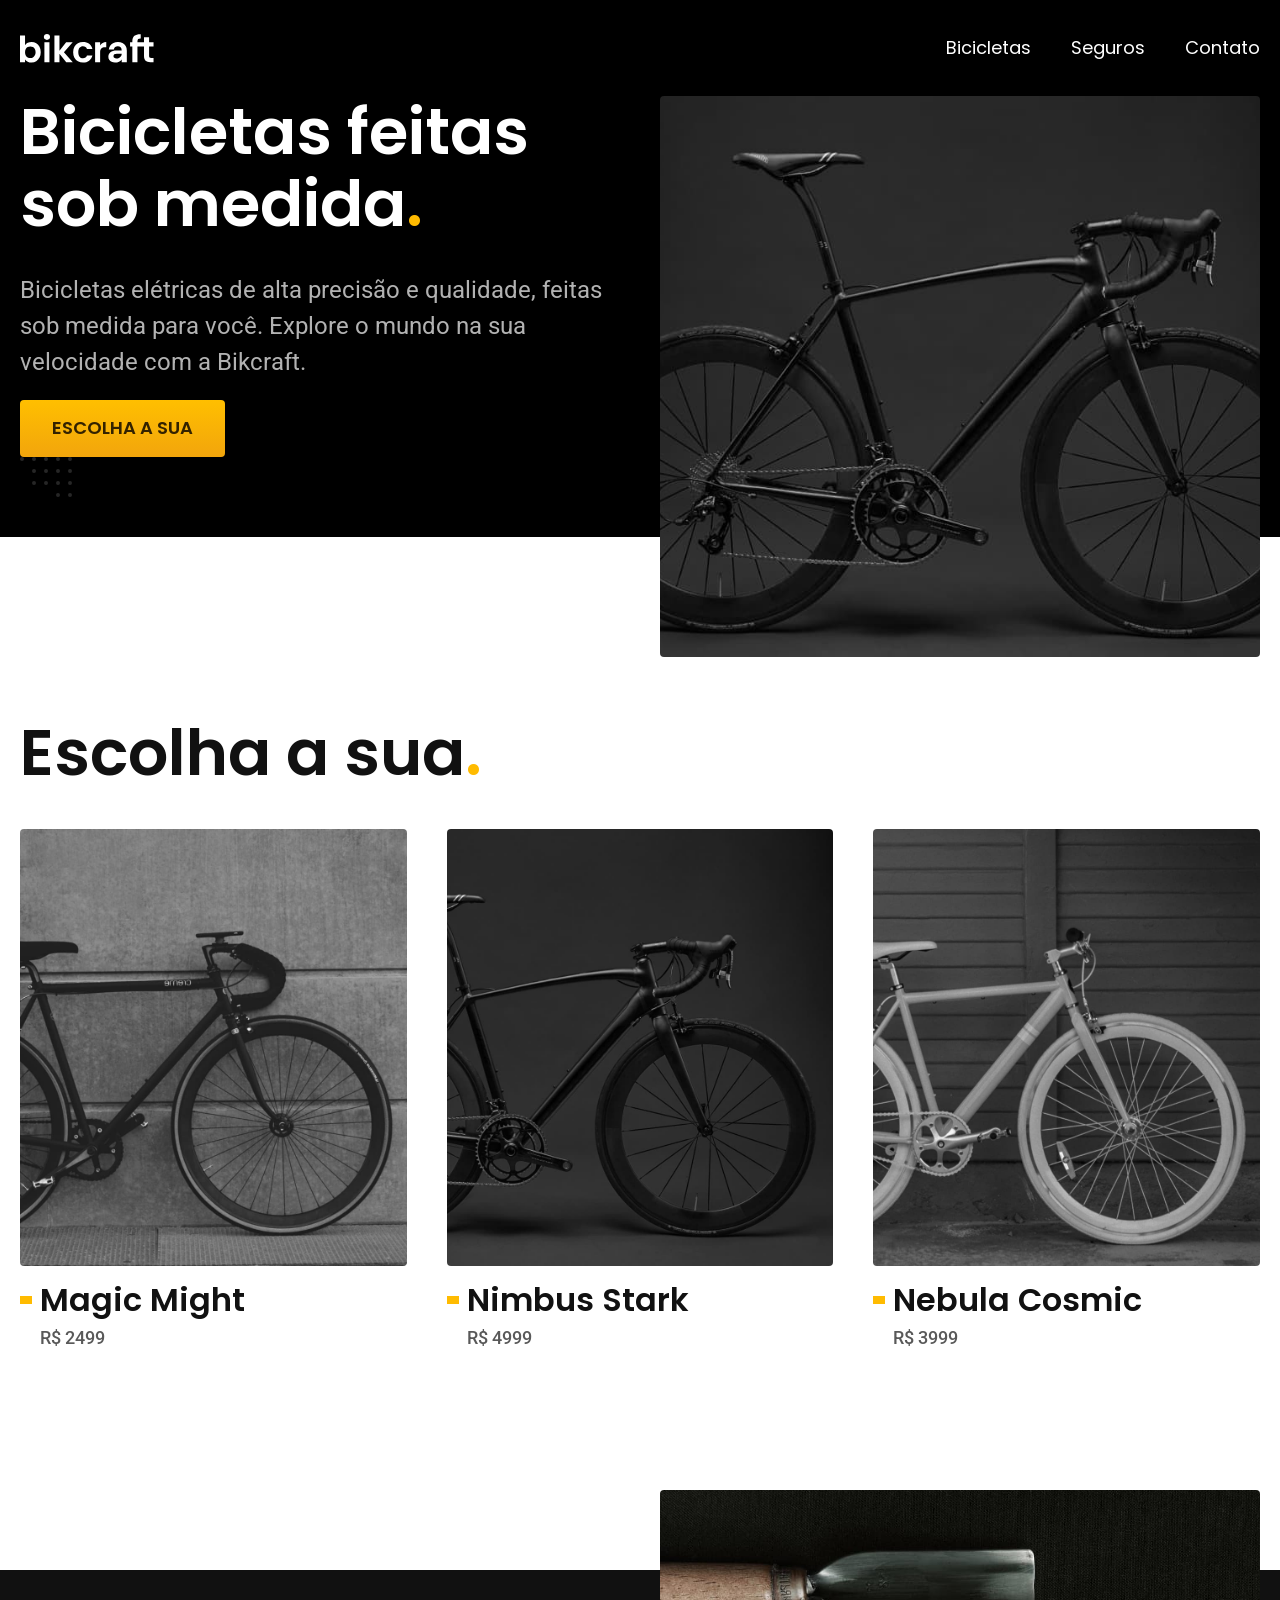
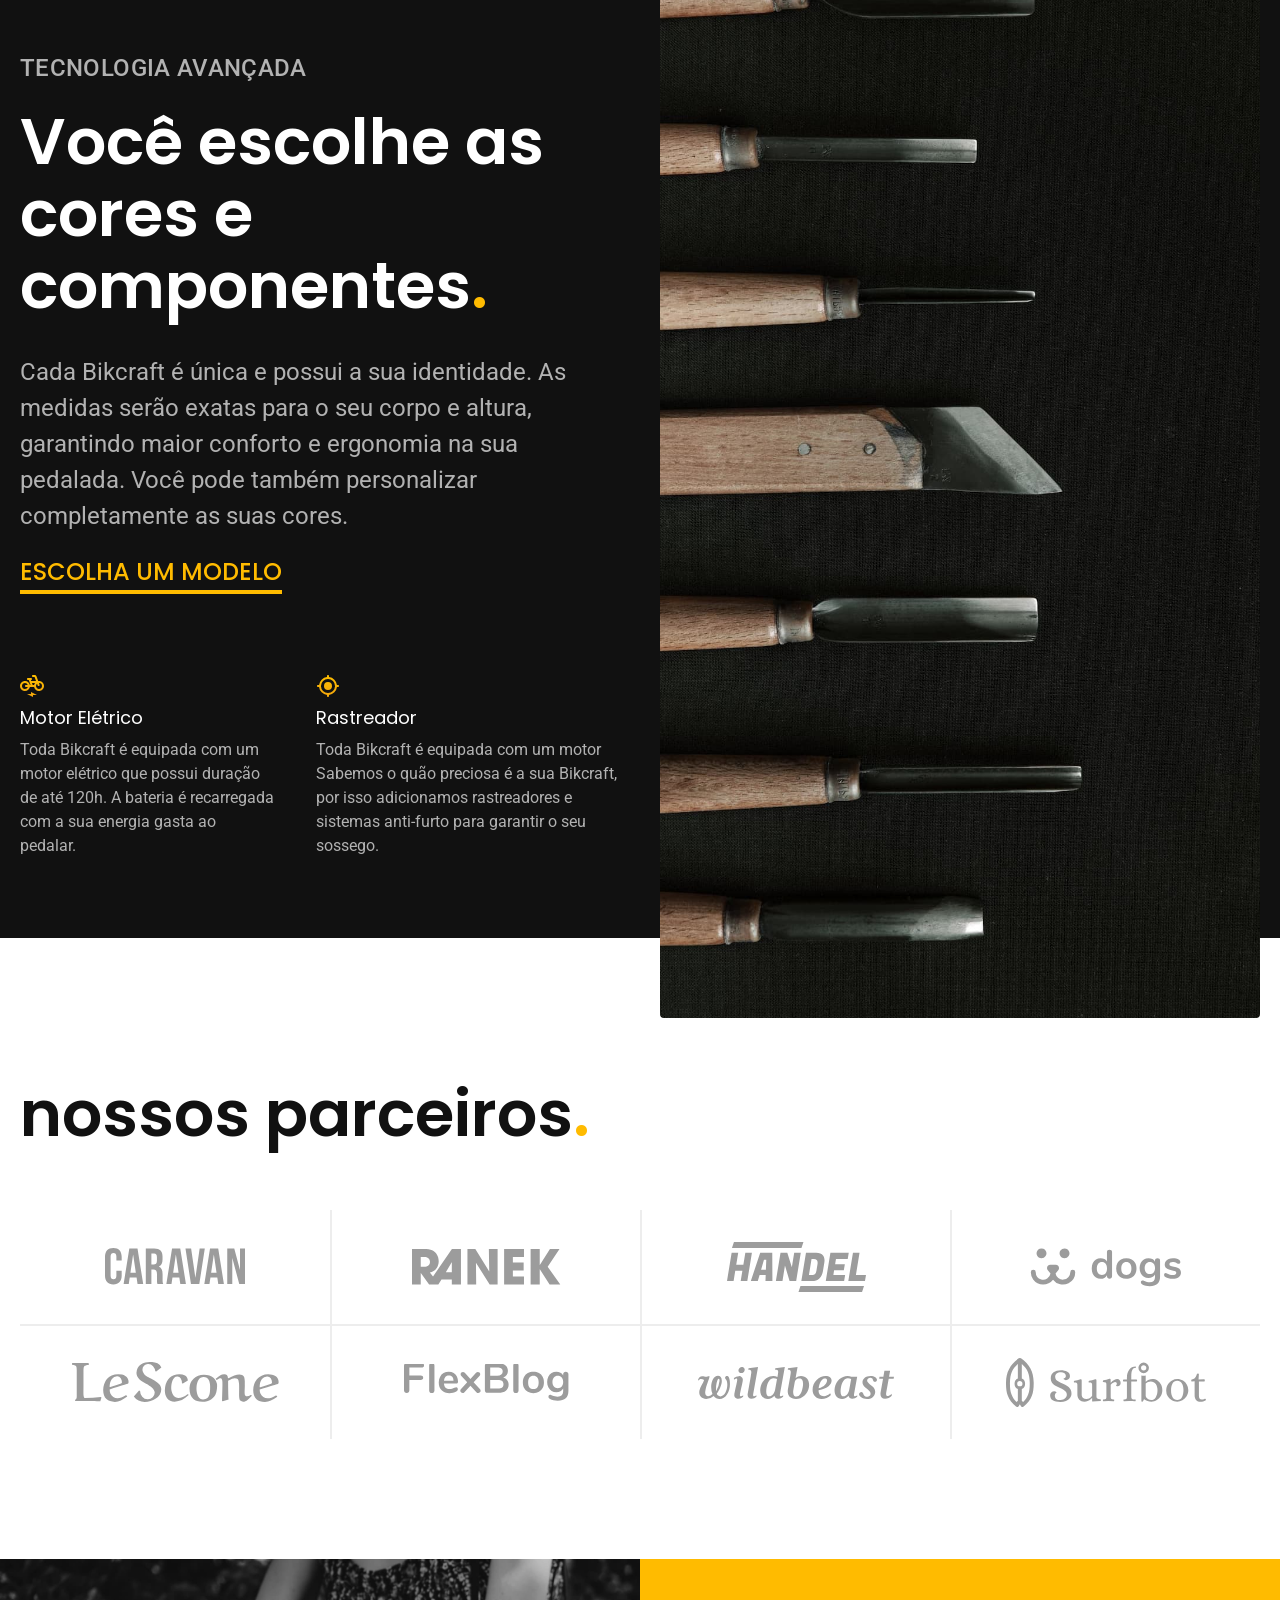
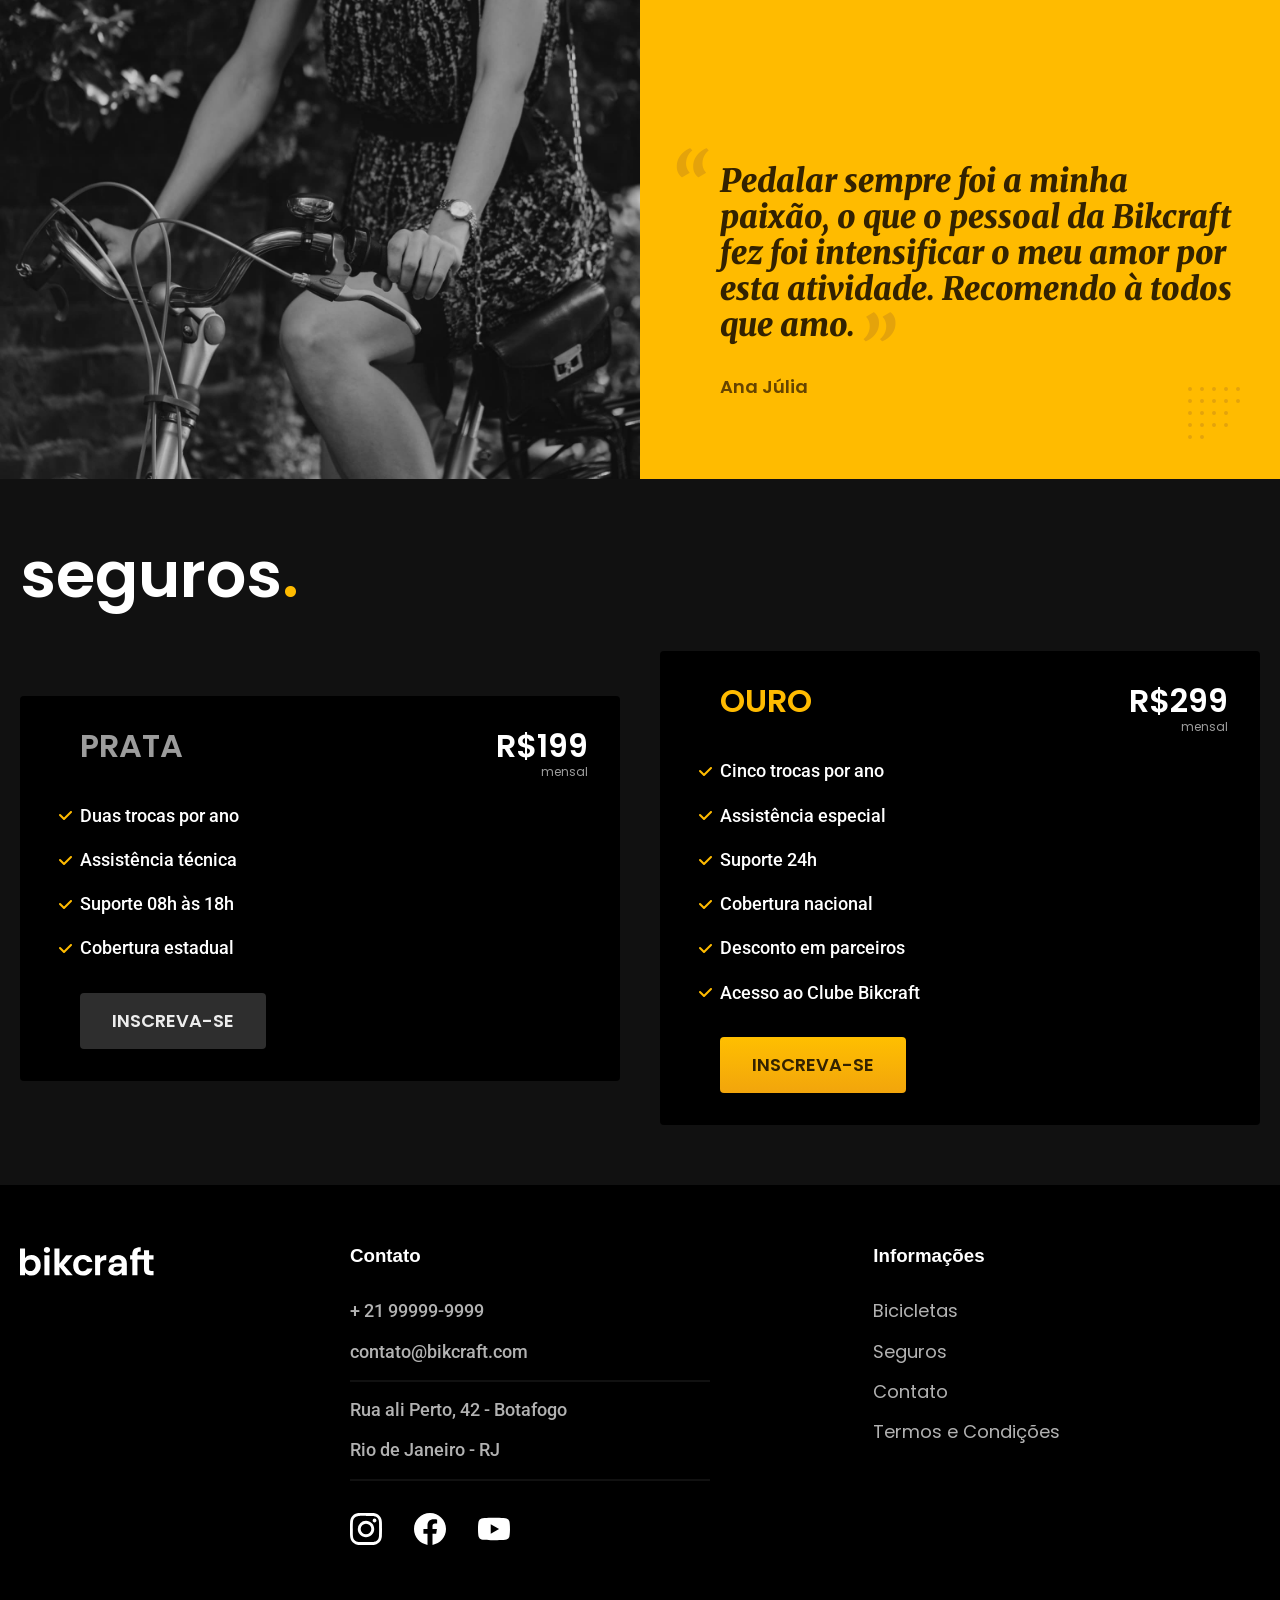
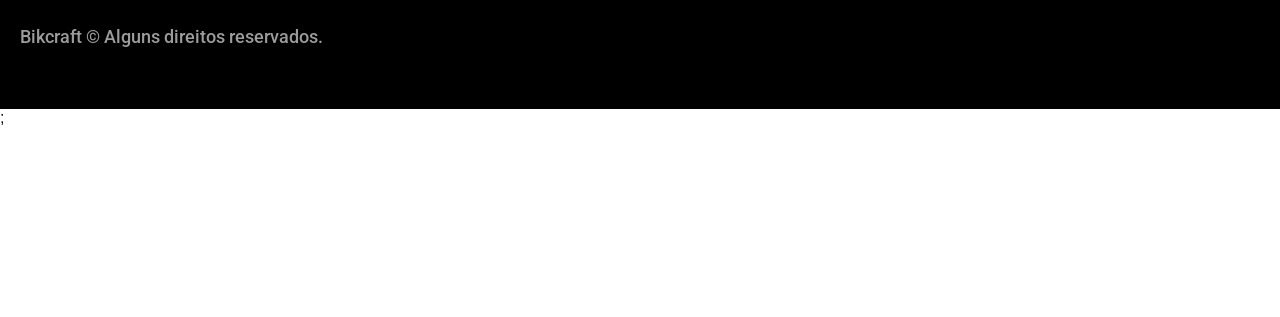
<file: index.html>
<!DOCTYPE html>
<html lang="pt-br">

<head>
  <meta charset="UTF-8">
  <meta name="viewport" content="width=device-width, initial-scale=1.0">
  <title>Bikcraft - Bicicletas Elétricas</title>
  <meta name="description" content="Bicicletas elétricas de alta precisão e qualidade, feitas sob medida para você. Explore o mundo na sua velocidade com a Bikcraft">

  <link rel="icon" href="./favicon.svg" type="image/svg+xml">
  <link rel="preload" href="./css/style.min.css" as="style">
  <link rel="stylesheet" href="./css/style.min.css">

  <link rel="preconnect" href="https://fonts.googleapis.com">
  <link rel="preconnect" href="https://fonts.gstatic.com" crossorigin>
  <link href="https://fonts.googleapis.com/css2?family=Merriweather:ital,wght@1,900&family=Poppins:wght@500;600&family=Roboto:wght@400;500&display=swap" rel="stylesheet">

  <script>document.documentElement.classList.add('js');</script>
</head>

<body>
  <header class="header-bg">
    <div class="header container">
      <a href="./">
        <img src="./img/bikcraft.svg" width="136" height="32" alt=" Bikcraft">
      </a>

      <nav aria-label="primaria">
        <ul class="header-menu font-1-m cor-0">
          <li><a href="./bicicletas.html">Bicicletas</a></li>
          <li><a href="./seguros.html">Seguros</a></li>
          <li><a href="./contato.html ">Contato</a></li>
        </ul>
      </nav>
    </div>
  </header>

  <main class="introducao-bg">
    <div class="introducao container">
      <div class="introducao-conteudo ">
        <h1 class="font-1-xxl cor-0 fadeInDown" data-anime="200">Bicicletas feitas sob medida<span class="cor-p1">.</span></h1>
        <p class="font-2-l cor-5 fadeInDown" data-anime="400">Bicicletas elétricas de alta precisão e qualidade, feitas sob medida para você. Explore o mundo na sua velocidade com a Bikcraft.</p>
        <a class="botao" fadeInDown data-anime="600 " href="./bicicletas.html">Escolha a sua</a>
      </div>
      <picture data-anime="800" class="fadeInDown">
        <source media="(max-width: 800px)" srcset="./img/bicicletas/nimbus.jpg">
        <img src="./img/fotos/introducao.jpg" width="1280" height="1600" alt="bicicleta elétrica preta">
      </picture>
    </div>
  </main>

  <article class="bicicletas-lista">
    <h2 class=" container font-1-xxl">Escolha a sua<span class="cor-p1">.</span></h2>

    <ul>
      <li>
        <a href="./bicicletas/magic.html">
          <img src="./img/bicicletas/magic-home.jpg" width="920" height="1040" alt="Bicicleta preta">
          <h3 class="font-1-xl">Magic Might</h3>
          <span class="font-2-m cor-8">R$ 2499</span>
        </a>
      </li>

      <li>
        <a href="./bicicletas/nimbus.html">
          <img src="./img/bicicletas/nimbus-home.jpg" width="920" height="1040" alt="Bicicleta preta">
          <h3 class="font-1-xl">Nimbus Stark</h3>
          <span class="font-2-m cor-8">R$ 4999</span>
        </a>
      </li>

      <li>
        <a href="./bicicletas/nebula.html">
          <img src="./img/bicicletas/nebula-home.jpg" width="920" height="1040" alt="Bicicleta preta">
          <h3 class="font-1-xl">Nebula Cosmic</h3>
          <span class="font-2-m cor-8">R$ 3999</span>
        </a>
      </li>
    </ul>
  </article>

  <article class="tecnologia-bg">
    <div class="tecnologia container">
      <div class="tecnologia-conteudo">
        <span class="font-2-l-b cor-5">Tecnologia Avançada</span>
        <h2 class="font-1-xxl cor-0">Você escolhe as cores e componentes<span class="cor-p1">.</span></h2>
        <p class="font-2-l cor-5">Cada Bikcraft é única e possui a sua identidade. As medidas serão exatas para o seu corpo e altura, garantindo maior conforto e ergonomia na sua pedalada. Você pode também personalizar completamente as suas cores.</p>
        <a class="link" href="./bicicletas.html">Escolha um modelo</a>

        <div class="tecnologia-vantagens">
          <div>
            <img src="./img/icones/eletrica.svg" width="24" height="24" alt="">
            <h3 class="font-1-m cor-0">Motor Elétrico</h3>
            <p class="font-2-s cor-5">Toda Bikcraft é equipada com um motor elétrico que possui duração de até 120h. A bateria é recarregada com a sua energia gasta ao pedalar.</p>
          </div>

          <div>
            <img src="./img/icones/rastreador.svg" width="24" height="24" alt="">
            <h3 class="font-1-m cor-0">Rastreador</h3>
            <p class="font-2-s cor-5">Toda Bikcraft é equipada com um motor Sabemos o quão preciosa é a sua Bikcraft, por isso adicionamos rastreadores e sistemas anti-furto para garantir o seu sossego.</p>
          </div>
        </div>
      </div>

      <div class="tecnologia-imagem">
        <img src="./img/fotos/tecnologia.jpg" width="1200" height="1920" alt="">
      </div>
    </div>
  </article>

  <section class="parceiros" aria-label="Nossos Parceiros">
    <h2 class=" container font-1-xxl">nossos parceiros<span class="cor-p1">.</span></h2>

    <ul>
      <li><img src="./img/parceiros/caravan.svg" width="140" height="38" alt="Caravan"></li>
      <li><img src="./img/parceiros/ranek.svg" width="149" height="36" alt="Ranek"></li>
      <li><img src="./img/parceiros/handel.svg " width="139" height="50" alt="Handel"></li>
      <li><img src="./img/parceiros/dogs.svg" width="152" height="39" alt="Dogs"></li>
      <li><img src="./img/parceiros/lescone.svg" width="208" height="41" alt="Lescone"></li>
      <li><img src="./img/parceiros/flexblog.svg" width="165" height="38" alt="FlexBlog"></li>
      <li><img src="./img/parceiros/wildbeast.svg" width="196" height="34" alt="WildBeast"></li>
      <li><img src="./img/parceiros/surfbot.svg" width="200" height="49" alt="Surfbot"></li>
    </ul>
  </section>

  <section class="depoimento" aria-label="Depoimento">
    <div>
      <img src="./img/fotos/depoimento.jpg" width="1560" height="1360" alt="Pessoa pedalando uma bicicleta Bikcraft">
    </div>
    <div class="depoimento-conteudo">
      <blockquote class="font-1-xl cor-p5">
        <p>Pedalar sempre foi a minha paixão, o que o pessoal da Bikcraft fez foi intensificar o meu amor por esta atividade. Recomendo à todos que amo.</p>
      </blockquote>
      <span class="font-1-m-b cor-p4">Ana Júlia</span>
    </div>
  </section>

  <article class="seguros-bg">
    <div class="seguros container">
      <h2 class="font-1-xxl cor-0">seguros<span class="cor-p1">.</span></h2>
      <div class="seguros-item">
        <h3 class="font-1-xl cor-6">PRATA</h3>
        <span class="font-1-xl cor-0">R$199 <span class="font-1-xs cor-6">mensal</span></span>
        <ul class="font-2-m cor-0">
          <li>Duas trocas por ano</li>
          <li>Assistência técnica</li>
          <li>Suporte 08h às 18h</li>
          <li>Cobertura estadual</li>
        </ul>
        <a class="botao secundario" href="./orcamento.html">Inscreva-se</a>
      </div>

      <div class="seguros-item">
        <h3 class="font-1-xl cor-p1">OURO</h3>
        <span class="font-1-xl cor-0">R$299 <span class="font-1-xs cor-6">mensal</span></span>
        <ul class="font-2-m cor-0">
          <li>Cinco trocas por ano</li>
          <li>Assistência especial</li>
          <li>Suporte 24h</li>
          <li>Cobertura nacional</li>
          <li>Desconto em parceiros</li>
          <li>Acesso ao Clube Bikcraft</li>
        </ul>
        <a class="botao" href="./orcamento.html">Inscreva-se</a>
      </div>
    </div>
  </article>

  <footer class="footer-bg">
    <div class="footer container">
      <img src="./img/bikcraft.svg" width="136" height="32" alt="Bikcraft">
      <div class="footer-contato">
        <h3 class="font-l-2-b cor-0">Contato</h3>
        <ul class="font-2-m cor-5">
          <li><a href="tel:+5521999999999">+ 21 99999-9999</a></li>
          <li><a href="mailto:contato@bikcraft.com ">contato@bikcraft.com</a></li>
          <li>Rua ali Perto, 42 - Botafogo</li>
          <li>Rio de Janeiro - RJ</li>
        </ul>
        <div class="footer-redes">
          <a href="./">
            <img src="./img/redes/instagram.svg" width="32" height="32" alt="Instagram">
          </a>

          <a href="./">
            <img src="./img/redes/facebook.svg" width="32" height="32" alt="Facebook">
          </a>

          <a href="./">
            <img src="./img/redes/youtube.svg" width="32" height="32" alt="Youtube">
          </a>
        </div>
      </div>
      <div class="footer-informacoes">
        <h3 class="font-l-2-b cor-0">Informações</h3>
        <nav>
          <ul class="font-1-m cor-5">
            <li><a href="./bicicletas.html">Bicicletas</a></li>
            <li><a href="./seguros.html">Seguros</a></li>
            <li><a href="./contato.html ">Contato</a></li>
            <li><a href="./termos.html ">Termos e Condições</a></li>
          </ul>
        </nav>
      </div>
      <p class="footer-copy font-2-m cor-6">Bikcraft © Alguns direitos reservados.</p>
    </div>
  </footer>
  <script src="./js/plugins/simple-anime.js"></script>;
  <script src="./js/script.js"></script>
</body>


</html>
</file>
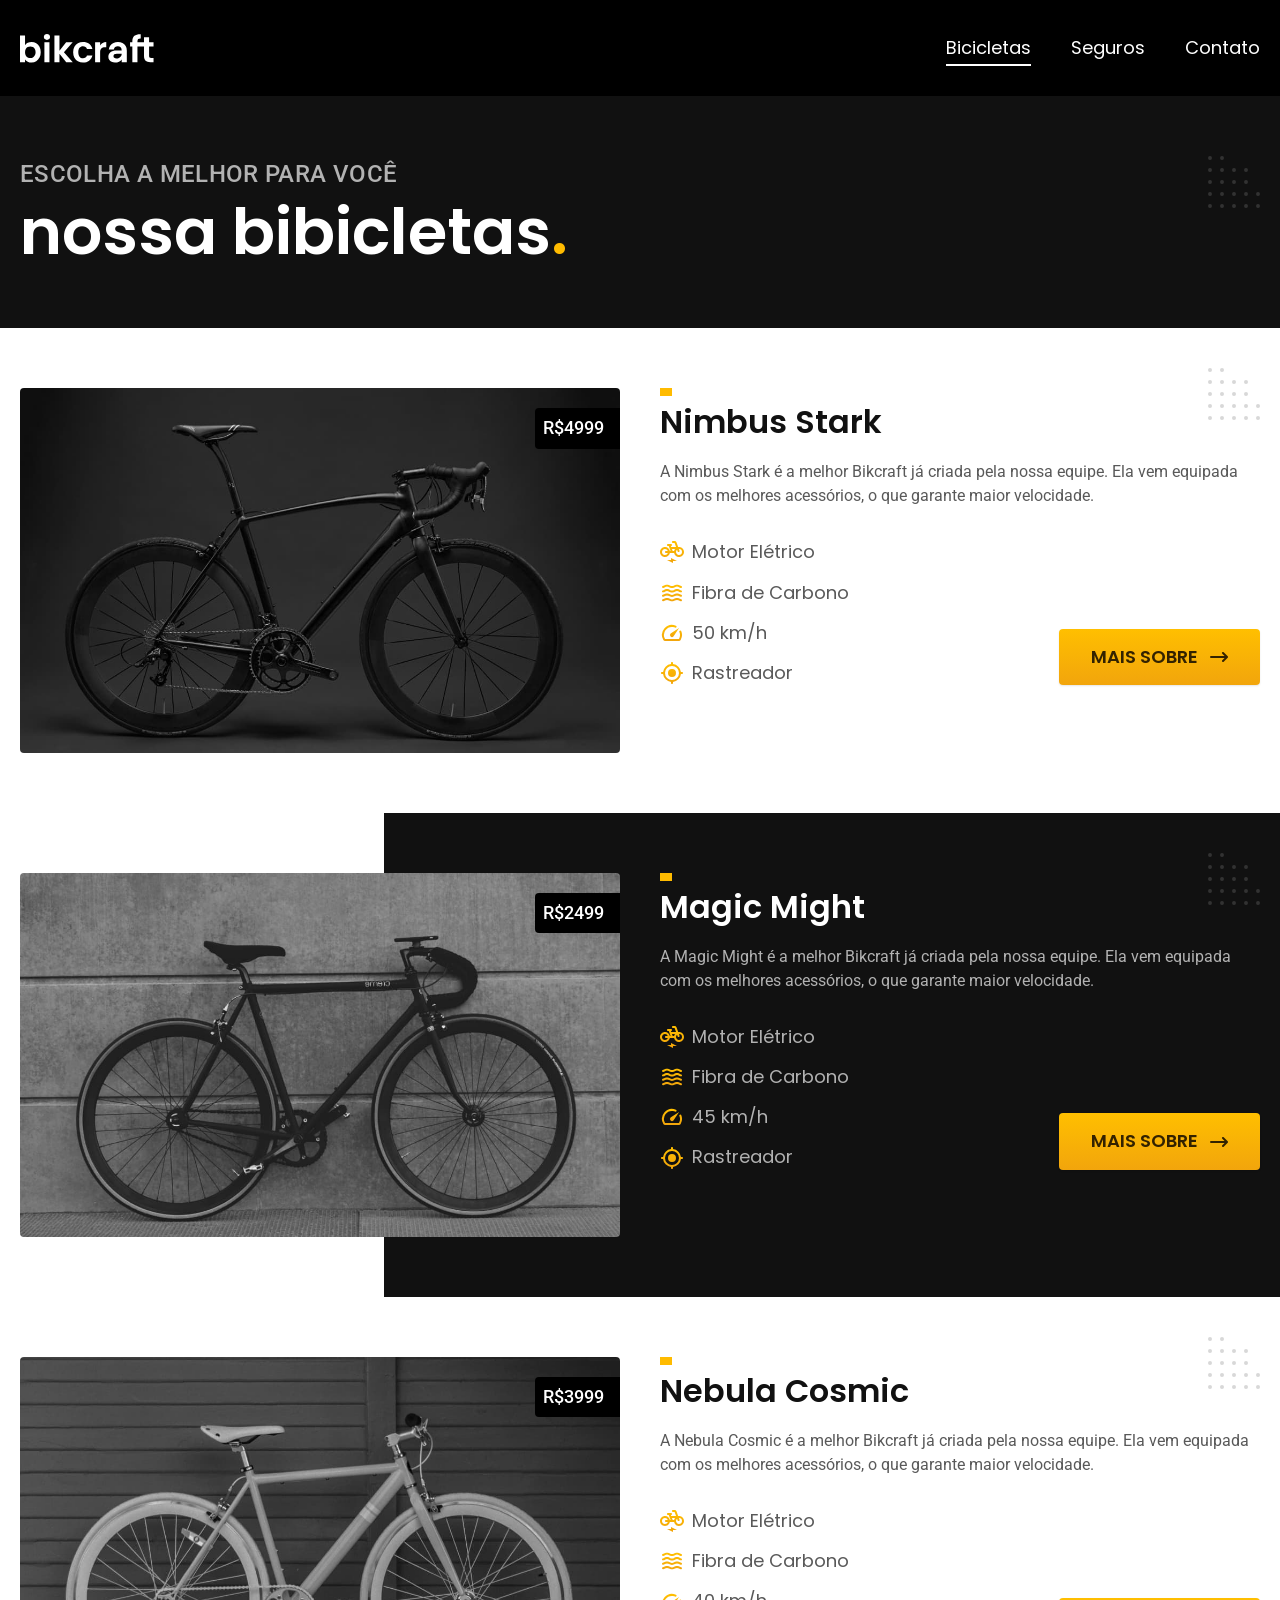
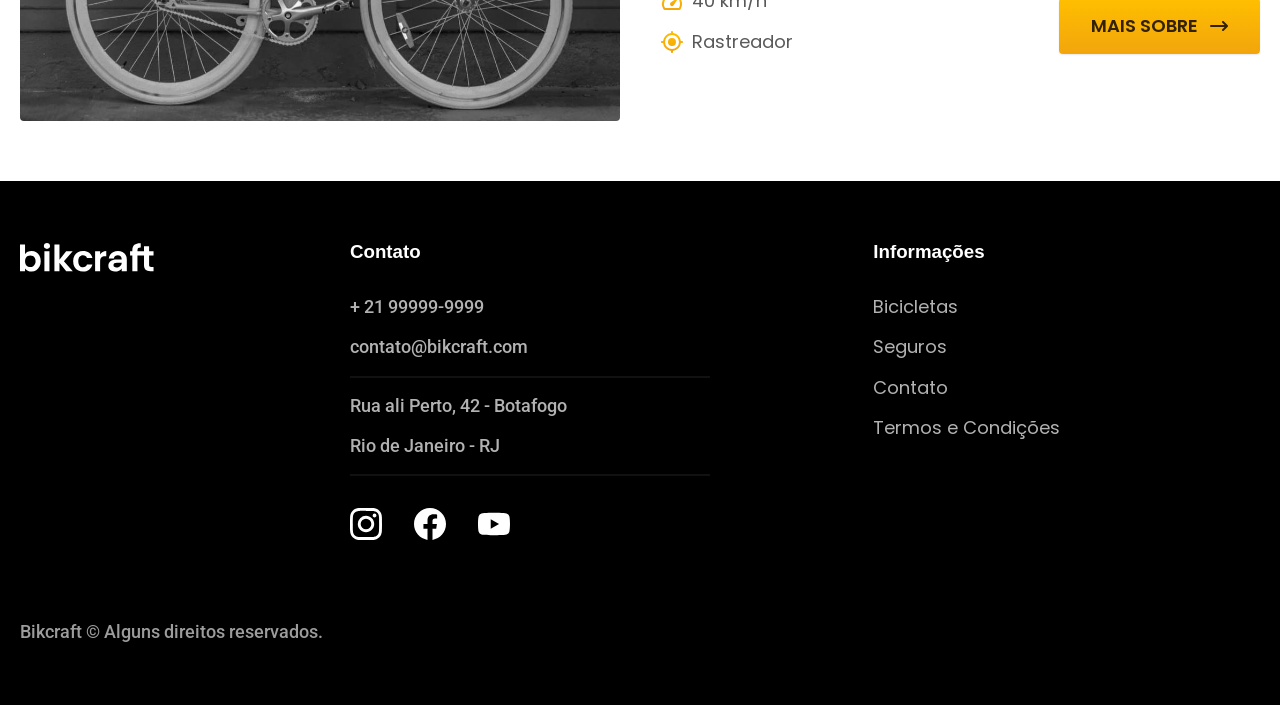
<file: bicicletas.html>
<!DOCTYPE html>
<html lang="pt-br">

<head>
  <meta charset="UTF-8">
  <meta name="viewport" content="width=device-width, initial-scale=1.0">
  <title>Bicicletas| Bikcraft</title>
  <meta name="description" content="Descubra nossa linha de bicicletas de alta performance.">

  <link rel="icon" href="./favicon.svg" type="image/svg+xml">
  <link rel="preload" href="./css/style.min.css" as="style">
  <link rel="stylesheet" href="./css/style.min.css">

  <link rel="preconnect" href="https://fonts.googleapis.com">
  <link rel="preconnect" href="https://fonts.gstatic.com" crossorigin>
  <link href="https://fonts.googleapis.com/css2?family=Merriweather:ital,wght@1,900&family=Poppins:wght@500;600&family=Roboto:wght@400;500&display=swap" rel="stylesheet">

  <script>document.documentElement.classList.add('js');</script>
</head>

<body id="bicicletas">
  <header class="header-bg">
    <div class="header container">
      <a href="./">
        <img src="./img/bikcraft.svg" width="136" height="32" alt=" Bikcraft">
      </a>

      <nav aria-label="primaria">
        <ul class="header-menu font-1-m cor-0">
          <li><a href="./bicicletas.html">Bicicletas</a></li>
          <li><a href="./seguros.html">Seguros</a></li>
          <li><a href="./contato.html ">Contato</a></li>
        </ul>
      </nav>
    </div>
  </header>

  <main>
    <div class="titulo-bg">
      <div class="titulo container">
        <p class="font-2-l-b cor-5">Escolha a melhor para você</p>
        <h1 class="font-1-xxl cor-0">nossa bibicletas<span class="cor-p1">.</span></h1>
      </div>
    </div>

    <div class="bicicletas container">
      <div class="bicicletas-imagem">
        <img src="./img/bicicletas/nimbus.jpg" width="1120" height="680" alt="Bicileta preta">
        <span class="font-2-m cor-0">R$4999</span>
      </div>
      <div class="bicicletas-conteudo">
        <h2 class="font-1-xl">Nimbus Stark</h2>
        <p class="font-2-s cor-8">A Nimbus Stark é a melhor Bikcraft já criada pela nossa equipe. Ela vem equipada com os melhores acessórios, o que garante maior velocidade.</p>
        <ul class="font-1-m cor-8">
          <li><img src="./img/icones/eletrica.svg" width="32" height="32" alt="">Motor Elétrico</li>
          <li><img src="./img/icones/carbono.svg" width="32" height="32" alt="">Fibra de Carbono</li>
          <li><img src="./img/icones/velocidade.svg" width="32" height="32" alt="">50 km/h</li>
          <li><img src="./img/icones/rastreador.svg" width="32" height="32" alt="">Rastreador</li>
        </ul>
        <a class="botao seta" href="./bicicletas/nimbus.html">Mais Sobre</a>
      </div>
    </div>


    <div class="bicicletas-bg">
      <div class="bicicletas container">
        <div class="bicicletas-imagem">
          <img src="./img/bicicletas/magic.jpg" width="1120" height="680" alt="Bicileta preta">
          <span class="font-2-m cor-0">R$2499</span>
        </div>
        <div class="bicicletas-conteudo">
          <h2 class="font-1-xl cor-0">Magic Might</h2>
          <p class="font-2-s cor-5">A Magic Might é a melhor Bikcraft já criada pela nossa equipe. Ela vem equipada com os melhores acessórios, o que garante maior velocidade.</p>
          <ul class="font-1-m cor-5">
            <li><img src="./img/icones/eletrica.svg" width="32" height="32" alt="">Motor Elétrico</li>
            <li><img src="./img/icones/carbono.svg" width="32" height="32" alt="">Fibra de Carbono</li>
            <li><img src="./img/icones/velocidade.svg" width="32" height="32" alt="">45 km/h</li>
            <li><img src="./img/icones/rastreador.svg" width="32" height="32" alt="">Rastreador</li>
          </ul>
          <a class="botao seta" href="./bicicletas/magic.html">Mais Sobre</a>
        </div>
      </div>
    </div>

    <div class="bicicletas container">
      <div class="bicicletas-imagem">
        <img src="./img/bicicletas/nebula.jpg" width="1120" height="680" alt="Bicileta preta">
        <span class="font-2-m cor-0">R$3999</span>
      </div>
      <div class="bicicletas-conteudo">
        <h2 class="font-1-xl">Nebula Cosmic</h2>
        <p class="font-2-s cor-8">A Nebula Cosmic é a melhor Bikcraft já criada pela nossa equipe. Ela vem equipada com os melhores acessórios, o que garante maior velocidade.</p>
        <ul class="font-1-m cor-8">
          <li><img src="./img/icones/eletrica.svg" width="32" height="32" alt="">Motor Elétrico</li>
          <li><img src="./img/icones/carbono.svg" width="32" height="32" alt="">Fibra de Carbono</li>
          <li><img src="./img/icones/velocidade.svg" width="32" height="32" alt="">40 km/h</li>
          <li><img src="./img/icones/rastreador.svg" width="32" height="32" alt="">Rastreador</li>
        </ul>
        <a class="botao seta" href="./bicicletas/nebula.html">Mais Sobre</a>
      </div>
    </div>

  </main>


  <footer class="footer-bg">
    <div class="footer container">
      <img src="./img/bikcraft.svg" width="136" height="32" alt="Bikcraft">
      <div class="footer-contato">
        <h3 class="font-l-2-b cor-0">Contato</h3>
        <ul class="font-2-m cor-5">
          <li><a href="tel:+5521999999999">+ 21 99999-9999</a></li>
          <li><a href="mailto:contato@bikcraft.com ">contato@bikcraft.com</a></li>
          <li>Rua ali Perto, 42 - Botafogo</li>
          <li>Rio de Janeiro - RJ</li>
        </ul>
        <div class="footer-redes">
          <a href="./">
            <img src="./img/redes/instagram.svg" width="32" height="32" alt="Instagram">
          </a>

          <a href="./">
            <img src="./img/redes/facebook.svg" width="32" height="32" alt="">
          </a>

          <a href="./">
            <img src="./img/redes/youtube.svg" width="32" height="32" alt="Youtube">
          </a>
        </div>
      </div>
      <div class="footer-informacoes">
        <h3 class="font-l-2-b cor-0">Informações</h3>
        <nav>
          <ul class="font-1-m cor-5">
            <li><a href="./bicicletas.html">Bicicletas</a></li>
            <li><a href="./seguros.html">Seguros</a></li>
            <li><a href="./contato.html ">Contato</a></li>
            <li><a href="./termos.html ">Termos e Condições</a></li>
          </ul>
        </nav>
      </div>
      <p class="footer-copy font-2-m cor-6">Bikcraft © Alguns direitos reservados.</p>
    </div>
  </footer>
  <script src="./js/script.js"></script>
</body>


</html>
</file>
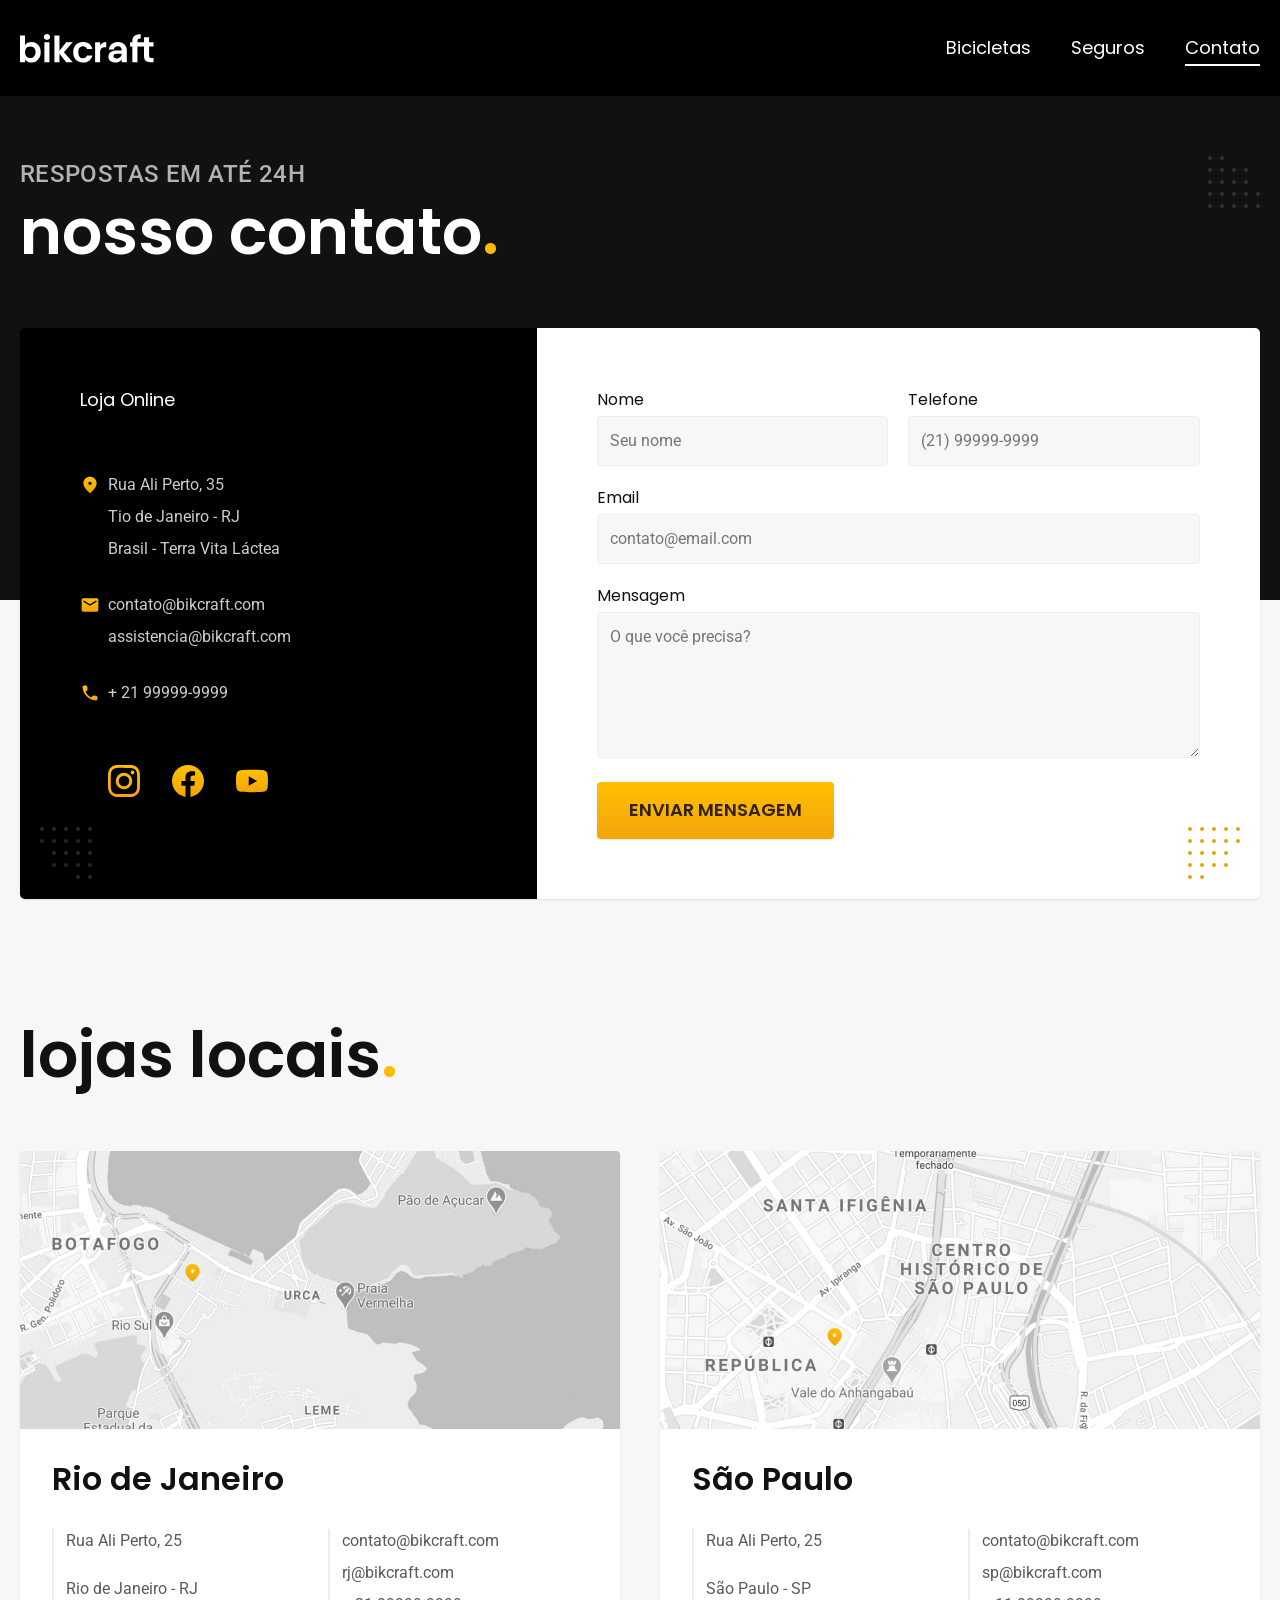
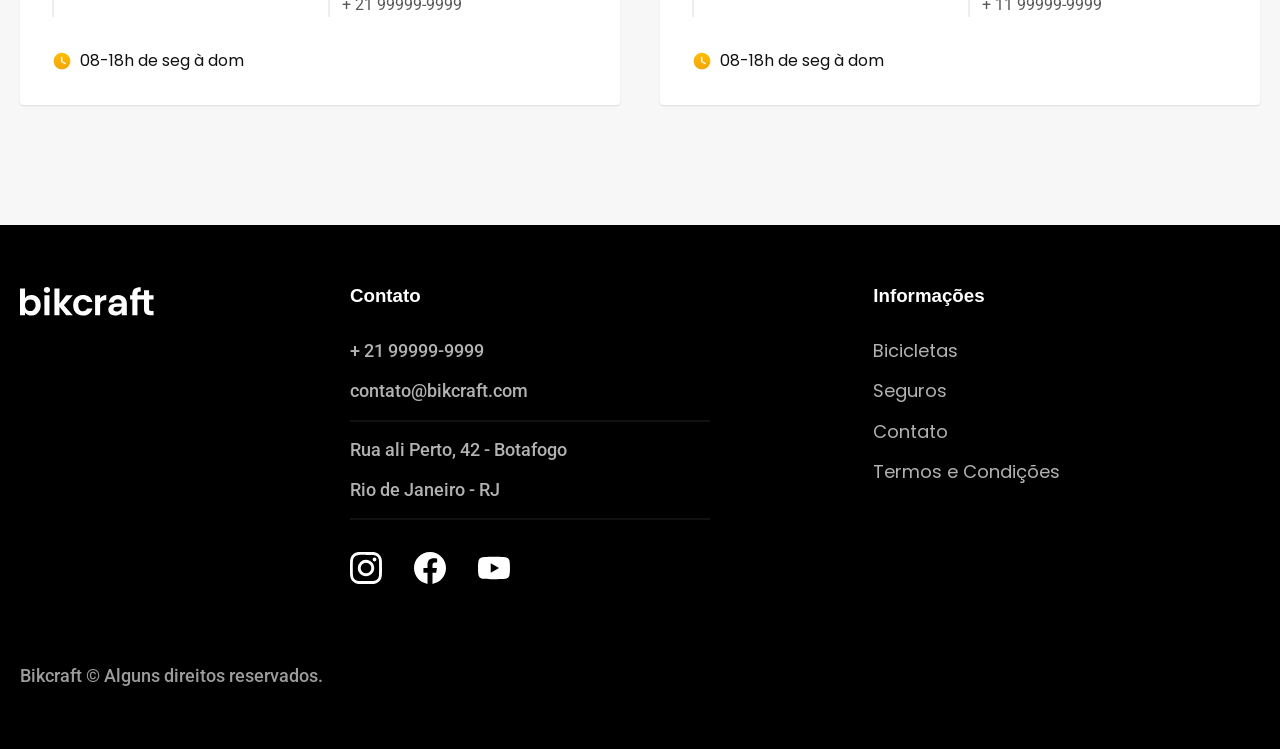
<file: contato.html>
<!DOCTYPE html>
<html lang="pt-br">

<head>
  <meta charset="UTF-8">
  <meta name="viewport" content="width=device-width, initial-scale=1.0">
  <title>Contato | Bikcraft</title>
  <meta name="description" content="Termos e condições de uso do site da Bikcraft.">

  <link rel="icon" href="./favicon.svg" type="image/svg+xml">
  <link rel="preload" href="./css/style.min.css" as="style">
  <link rel="stylesheet" href="./css/style.min.css">

  <link rel="preconnect" href="https://fonts.googleapis.com">
  <link rel="preconnect" href="https://fonts.gstatic.com" crossorigin>
  <link href="https://fonts.googleapis.com/css2?family=Merriweather:ital,wght@1,900&family=Poppins:wght@500;600&family=Roboto:wght@400;500&display=swap" rel="stylesheet">

  <script>document.documentElement.classList.add('js');</script>
</head>

<body id="contato">
  <header class="header-bg">
    <div class="header container">
      <a href="./">
        <img src="./img/bikcraft.svg" width="136" height="32" alt=" Bikcraft">
      </a>

      <nav aria-label="primaria">
        <ul class="header-menu font-1-m cor-0">
          <li><a href="./bicicletas.html">Bicicletas</a></li>
          <li><a href="./seguros.html">Seguros</a></li>
          <li><a href="./contato.html ">Contato</a></li>
        </ul>
      </nav>
    </div>
  </header>

  <main>
    <div class="titulo-bg">
      <div class="titulo container">
        <p class="font-2-l-b cor-5">Respostas em até 24h</p>
        <h1 class="font-1-xxl cor-0">nosso contato<span class="cor-p1">.</span></h1>
      </div>
    </div>
    <div class="contato container">
      <section class="contato-dados" aria-label="Endereço">
        <h2 class="font-1-m cor-0">Loja Online</h2>
        <div class="contato-endereco font-2-s cor-4">
          <p>Rua Ali Perto, 35</p>
          <p>Tio de Janeiro - RJ</p>
          <p>Brasil - Terra Vita Láctea</p>
        </div>
        <address class="contato-meios  font-2-s cor-4">
          <a href="mailto:contato@bikcraft.com">contato@bikcraft.com</a>
          <a href="mailto:assistencia@bikcraft.com">assistencia@bikcraft.com</a>
          <a href="tel:+5521999999999">+ 21 99999-9999</a>
        </address>
        <div class="contato-redes">
          <a href="./">
            <img src="./img/redes/instagram-p.svg" width="32" height="32" alt="Instagram">
          </a>

          <a href="./">
            <img src="./img/redes/facebook-p.svg" width="32" height="32" alt="Facebook">
          </a>

          <a href="./">
            <img src="./img/redes/youtube-p.svg" width="32" height="32" alt="Youtube">
          </a>
        </div>
      </section>
      <section class="contato-formulario" aria-label="Formulário">
        <form class="form" action="./contato.html">
          <div>
            <label for="nome">Nome</label>
            <input type="text" id="nome" name="nome" placeholder="Seu nome">
          </div>
          <div>
            <label for="nome">Telefone</label>
            <input type="text" id="telefone" name="telefone" placeholder="(21) 99999-9999">
          </div>
          <div class="col-2">
            <label for="email">Email</label>
            <input type="email" id="email" name="email" placeholder="contato@email.com">
          </div>
          <div class="col-2">
            <label for="mensagem">Mensagem</label>
            <textarea rows="5" id="mensagem" name="mensagem" placeholder="O que você precisa?"></textarea>
          </div>
          <button class="botao col-2">Enviar Mensagem</button>
        </form>
      </section>
    </div>
  </main>

  <article class="lojas container">
    <h2 class="font-1-xxl ">lojas locais<span class="cor-p1">.</span></h2>
    <div class="lojas-item">
      <img src="./img/lojas/rj.jpg" width="1120" height="520" alt="mapa marcando o endereço em Rua Ali Perto, 25- Rio de Janeiro - RJ">
      <div class="lojas-conteudo">
        <h3 class="font-1-xl">Rio de Janeiro</h3>
        <div class="lojas-dados font-2-s cor-8">
          <p>Rua Ali Perto, 25</p>
          <p>Rio de Janeiro - RJ</p>
        </div>
        <div class="lojas-dados font-2-s cor-8">
          <a href="mailto:contato@bikcraft.com">contato@bikcraft.com</a>
          <a href="mailto:rj@bikcraft.com">rj@bikcraft.com</a>
          <a href="tel:+5521999999999">+ 21 99999-9999</a>
        </div>
        <p class="lojas-tempo font-1-s"><img src="./img/icones/horario.svg" width="20" height="20" alt="">08-18h de seg à dom</p>
      </div>
    </div>

    <div class="lojas-item">
      <img src="./img/lojas/sp.jpg" width="1120" height="520" alt="mapa marcando o endereço em Rua Ali Perto, 25- São Paulo - SP">
      <div class="lojas-conteudo">
        <h3 class="font-1-xl">São Paulo</h3>
        <div class="lojas-dados font-2-s cor-8">
          <p>Rua Ali Perto, 25</p>
          <p>São Paulo - SP</p>
        </div>
        <div class="lojas-dados font-2-s cor-8">
          <a href="mailto:contato@bikcraft.com">contato@bikcraft.com</a>
          <a href="mailto:sp@bikcraft.com">sp@bikcraft.com</a>
          <a href="tel:+5511999999999">+ 11 99999-9999</a>
        </div>
        <p class="lojas-tempo font-1-s"><img src="./img/icones/horario.svg" width="20" height="20" alt="">08-18h de seg à dom</p>
      </div>
    </div>
  </article>


  <footer class="footer-bg">
    <div class="footer container">
      <img src="./img/bikcraft.svg" width="136" height="32" alt="Bikcraft">
      <div class="footer-contato">
        <h3 class="font-l-2-b cor-0">Contato</h3>
        <ul class="font-2-m cor-5">
          <li><a href="tel:+5521999999999">+ 21 99999-9999</a></li>
          <li><a href="mailto:contato@bikcraft.com ">contato@bikcraft.com</a></li>
          <li>Rua ali Perto, 42 - Botafogo</li>
          <li>Rio de Janeiro - RJ</li>
        </ul>
        <div class="footer-redes">
          <a href="./">
            <img src="./img/redes/instagram.svg" width="32" height="32" alt="Instagram">
          </a>

          <a href="./">
            <img src="./img/redes/facebook.svg" width="32" height="32" alt="Facebook">
          </a>

          <a href="./">
            <img src="./img/redes/youtube.svg" width="32" height="32" alt="Youtube">
          </a>
        </div>
      </div>
      <div class="footer-informacoes">
        <h3 class="font-l-2-b cor-0">Informações</h3>
        <nav>
          <ul class="font-1-m cor-5">
            <li><a href="./bicicletas.html">Bicicletas</a></li>
            <li><a href="./seguros.html">Seguros</a></li>
            <li><a href="./contato.html ">Contato</a></li>
            <li><a href="./termos.html ">Termos e Condições</a></li>
          </ul>
        </nav>
      </div>
      <p class="footer-copy font-2-m cor-6">Bikcraft © Alguns direitos reservados.</p>
    </div>
  </footer>
  <script src="./js/script.js"></script>
</body>


</html>
</file>
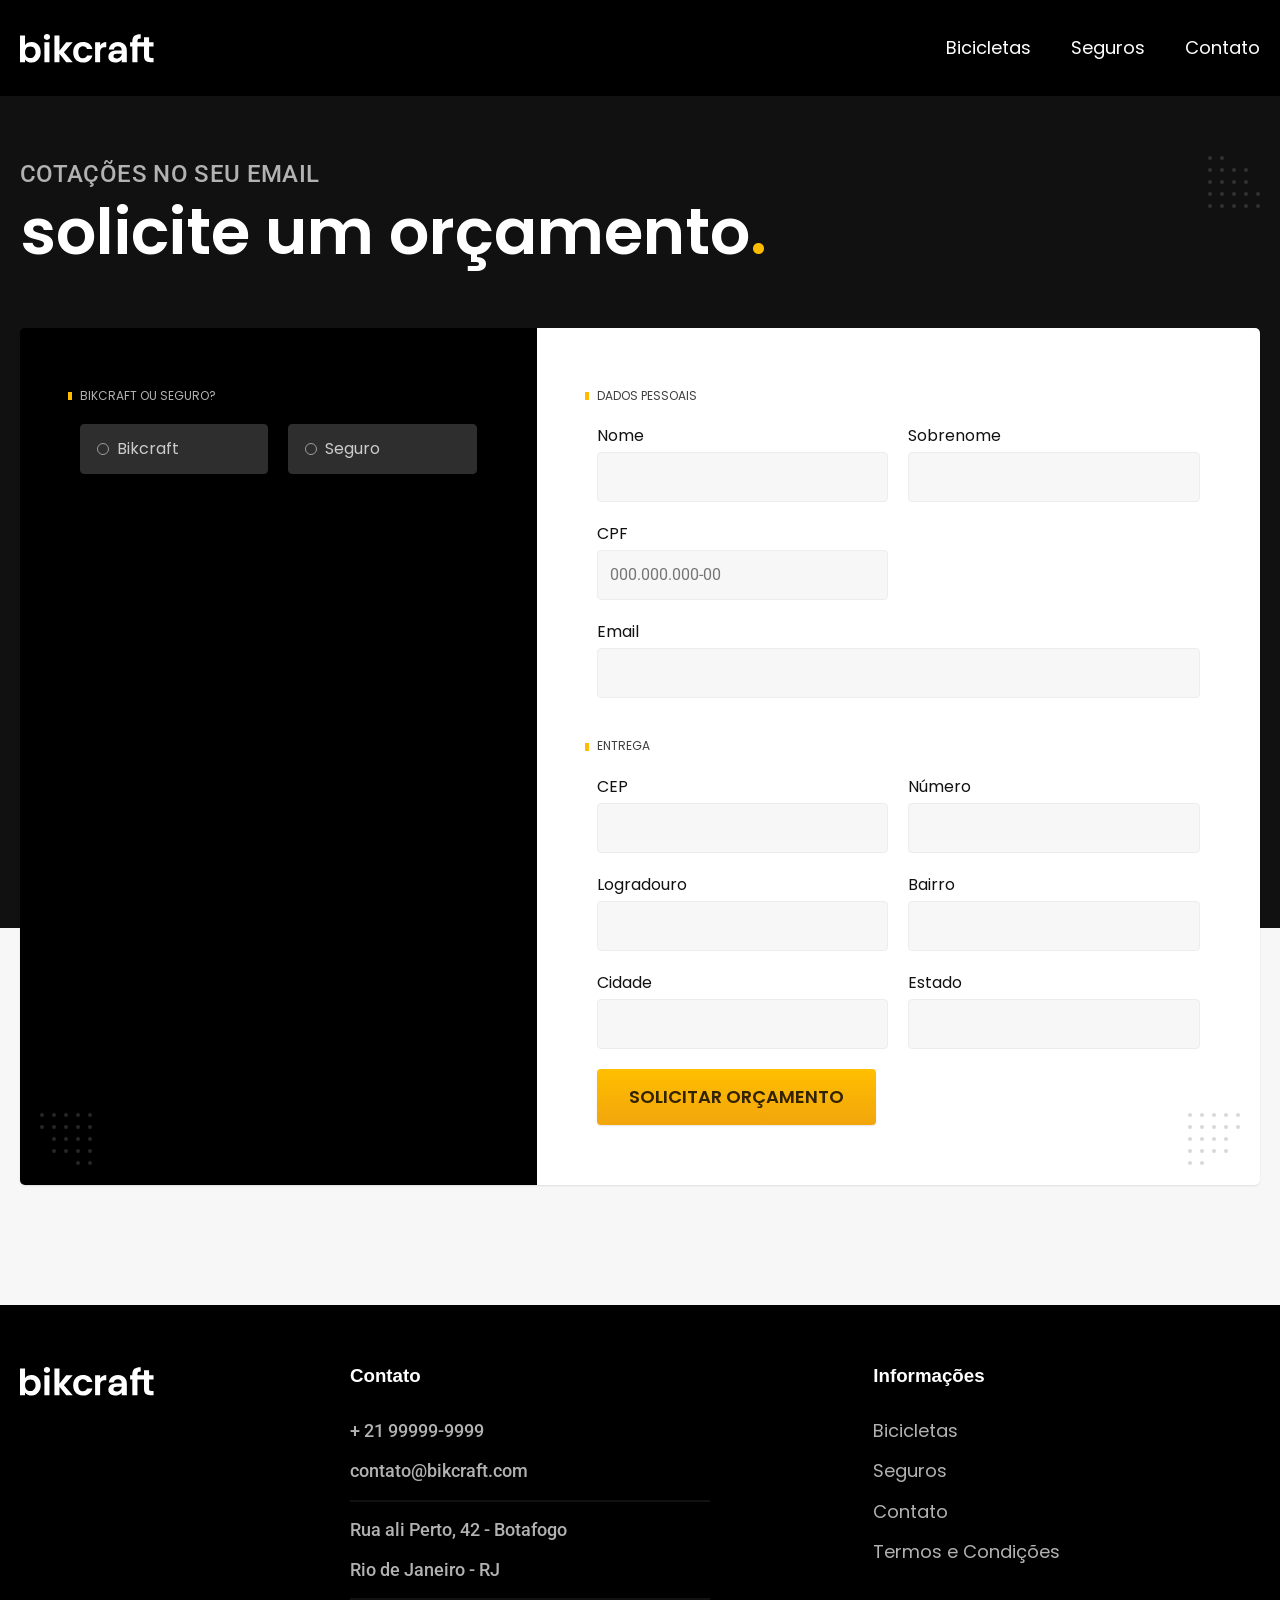
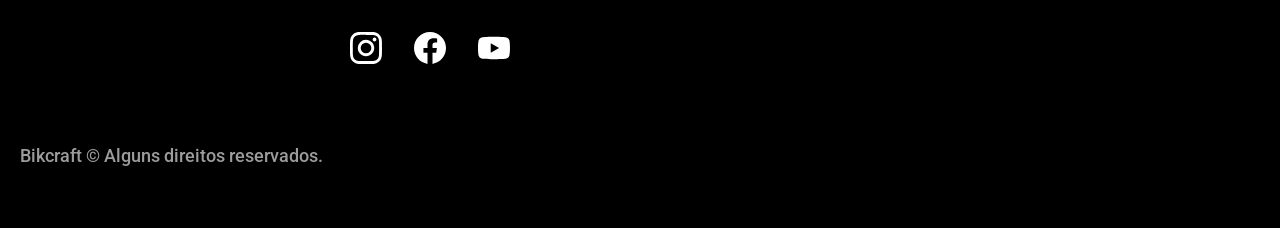
<file: orcamento.html>
<!DOCTYPE html>
<html lang="pt-br">

<head>
  <meta charset="UTF-8">
  <meta name="viewport" content="width=device-width, initial-scale=1.0">
  <title>Orçamento | Bikcraft</title>
  <meta name="description" content="Termos e condições de uso do site da Bikcraft.">

  <link rel="icon" href="./favicon.svg" type="image/svg+xml">
  <link rel="preload" href="./css/style.min.css" as="style">
  <link rel="stylesheet" href="./css/style.min.css">

  <link rel="preconnect" href="https://fonts.googleapis.com">
  <link rel="preconnect" href="https://fonts.gstatic.com" crossorigin>
  <link href="https://fonts.googleapis.com/css2?family=Merriweather:ital,wght@1,900&family=Poppins:wght@500;600&family=Roboto:wght@400;500&display=swap" rel="stylesheet">

  <script>document.documentElement.classList.add('js');</script>
</head>

<body id="orcamento">
  <header class="header-bg">
    <div class="header container">
      <a href="./">
        <img src="./img/bikcraft.svg" width="136" height="32" alt=" Bikcraft">
      </a>

      <nav aria-label="primaria">
        <ul class="header-menu font-1-m cor-0">
          <li><a href="./bicicletas.html">Bicicletas</a></li>
          <li><a href="./seguros.html">Seguros</a></li>
          <li><a href="./contato.html ">Contato</a></li>
        </ul>
      </nav>
    </div>
  </header>

  <main>
    <div class="titulo-bg">
      <div class="titulo container">
        <p class="font-2-l-b cor-5">Cotações no seu email</p>
        <h1 class="font-1-xxl cor-0">solicite um orçamento<span class="cor-p1">.</span></h1>
      </div>
    </div>
    <form class="orcamento container" action="./">
      <div class="orcamento-produto">
        <h2 class="font-1-xs cor-5">Bikcraft ou Seguro?</h2>

        <input type="radio" name="tipo" value="bikcraft" id="bikcraft">
        <label for="bikcraft">Bikcraft</label>

        <input type="radio" name="tipo" value="seguro" id="seguro">
        <label for="seguro">Seguro</label>

        <div class="orcamento-conteudo" id="orcamento-bikcraft">
          <h2 class="font-1-xs cor-5">Escolha a sua</h2>

          <input type="radio" name="produto" value="nimbus" id="nimbus">
          <label for="nimbus">Nimbus Stark <span>R$ 4999</span></label>
          <div class="orcamento-detalhes">
            <ul class="font-1-xs cor-8">
              <li><img src="./img/icones/eletrica.svg" width="32" height="32" alt="">Motor Elétrico</li>
              <li><img src="./img/icones/carbono.svg" width="32" height="32" alt="">Fibra de Carbono</li>
              <li><img src="./img/icones/velocidade.svg" width="32" height="32" alt="">50 km/h</li>
              <li><img src="./img/icones/rastreador.svg" width="32" height="32" alt="">Rastreador</li>
            </ul>
            <img src="./img/bicicletas/nimbus.jpg" width="1120" height="680" alt="Bicicleta preta">
          </div>

          <input type="radio" name="produto" value="magic" id="magic">
          <label for="magic">Magic Might <span>R$ 2499</span></label>
          <div class="orcamento-detalhes">
            <ul class="font-1-xs cor-8">
              <li><img src="./img/icones/eletrica.svg" width="32" height="32" alt="">Motor Elétrico</li>
              <li><img src="./img/icones/carbono.svg" width="32" height="32" alt="">Fibra de Carbono</li>
              <li><img src="./img/icones/velocidade.svg" width="32" height="32" alt="">45 km/h</li>
              <li><img src="./img/icones/rastreador.svg" width="32" height="32" alt="">Rastreador</li>
            </ul>
            <img src="./img/bicicletas/magic.jpg" width="1120" height="680" alt="Bicicleta preta">
          </div>

          <input type="radio" name="produto" value="nebula" id="nebula">
          <label for="nebula">Nebula Cosmic <span>R$ 3999</span></label>
          <div class="orcamento-detalhes">
            <ul class="font-1-xs cor-8">
              <li><img src="./img/icones/eletrica.svg" width="32" height="32" alt="">Motor Elétrico</li>
              <li><img src="./img/icones/carbono.svg" width="32" height="32" alt="">Fibra de Carbono</li>
              <li><img src="./img/icones/velocidade.svg" width="32" height="32" alt="">40 km/h</li>
              <li><img src="./img/icones/rastreador.svg" width="32" height="32" alt="">Rastreador</li>
            </ul>
            <img src="./img/bicicletas/nebula.jpg" width="1120" height="680" alt="Bicicleta preta">
          </div>
        </div>



        <div class="orcamento-conteudo" id="orcamento-seguro">
          <h2 class="font-1-xs cor-5">Escolha o plano</h2>

          <input type="radio" name="produto" value="prata" id="prata">
          <label for="prata">Prata <span>R$ 199</span></label>

          <input type="radio" name="produto" value="ouro" id="ouro">
          <label for="ouro">Ouro <span>R$ 299</span></label>
        </div>

      </div>
      <div class="orcamento-dados form">
        <h2 class="font-1-xs cor-9 col-2">dados pessoais</h2>
        <div>
          <label for="nome">Nome</label>
          <input type="text" id="nome" name="nome">
        </div>
        <div>
          <label for="sobrenome">Sobrenome</label>
          <input type="text" id="sobrenome" name="sobrenome">
        </div>
        <div class="col-1">
          <label for="CPF">CPF</label>
          <input type="text" id="CPF" name="CPF" placeholder="000.000.000-00">
        </div>
        <div class="col-2">
          <label for="email">Email</label>
          <input type="text" id="email" name="email">
        </div>
        <h2 class="font-1-xs cor-9 col-2">entrega</h2>
        <div>
          <label for="cep">CEP</label>
          <input type="text" id="cep" name="cep">
        </div>
        <div>
          <label for="numero">Número</label>
          <input type="text" id="numero" name="numero">
        </div>
        <div>
          <label for="logradouro">Logradouro</label>
          <input type="text" id="logradouro" name="logradouro">
        </div>
        <div>
          <label for="bairro">Bairro</label>
          <input type="text" id="bairro" name="bairro">
        </div>
        <div>
          <label for="cidade">Cidade</label>
          <input type="text" id="cidade" name="cidade">
        </div>
        <div>
          <label for="estado">Estado</label>
          <input type="text" id="estado" name="estado">
        </div>
        <button class="botao col-2">Solicitar Orçamento</button>
      </div>
    </form>
  </main>


  <footer class="footer-bg">
    <div class="footer container">
      <img src="./img/bikcraft.svg" width="136" height="32" alt="Bikcraft">
      <div class="footer-contato">
        <h3 class="font-l-2-b cor-0">Contato</h3>
        <ul class="font-2-m cor-5">
          <li><a href="tel:+5521999999999">+ 21 99999-9999</a></li>
          <li><a href="mailto:contato@bikcraft.com ">contato@bikcraft.com</a></li>
          <li>Rua ali Perto, 42 - Botafogo</li>
          <li>Rio de Janeiro - RJ</li>
        </ul>
        <div class="footer-redes">
          <a href="./">
            <img src="./img/redes/instagram.svg" width="32" height="32" alt="Instagram">
          </a>

          <a href="./">
            <img src="./img/redes/facebook.svg" width="32" height="32" alt="Facebook">
          </a>

          <a href="./">
            <img src="./img/redes/youtube.svg" width="32" height="32" alt="Youtube">
          </a>
        </div>
      </div>
      <div class="footer-informacoes">
        <h3 class="font-l-2-b cor-0">Informações</h3>
        <nav>
          <ul class="font-1-m cor-5">
            <li><a href="./bicicletas.html">Bicicletas</a></li>
            <li><a href="./seguros.html">Seguros</a></li>
            <li><a href="./contato.html ">Contato</a></li>
            <li><a href="./termos.html ">Termos e Condições</a></li>
          </ul>
        </nav>
      </div>
      <p class="footer-copy font-2-m cor-6">Bikcraft © Alguns direitos reservados.</p>
    </div>
  </footer>
  <script src="./js/script.js"></script>
</body>


</html>
</file>
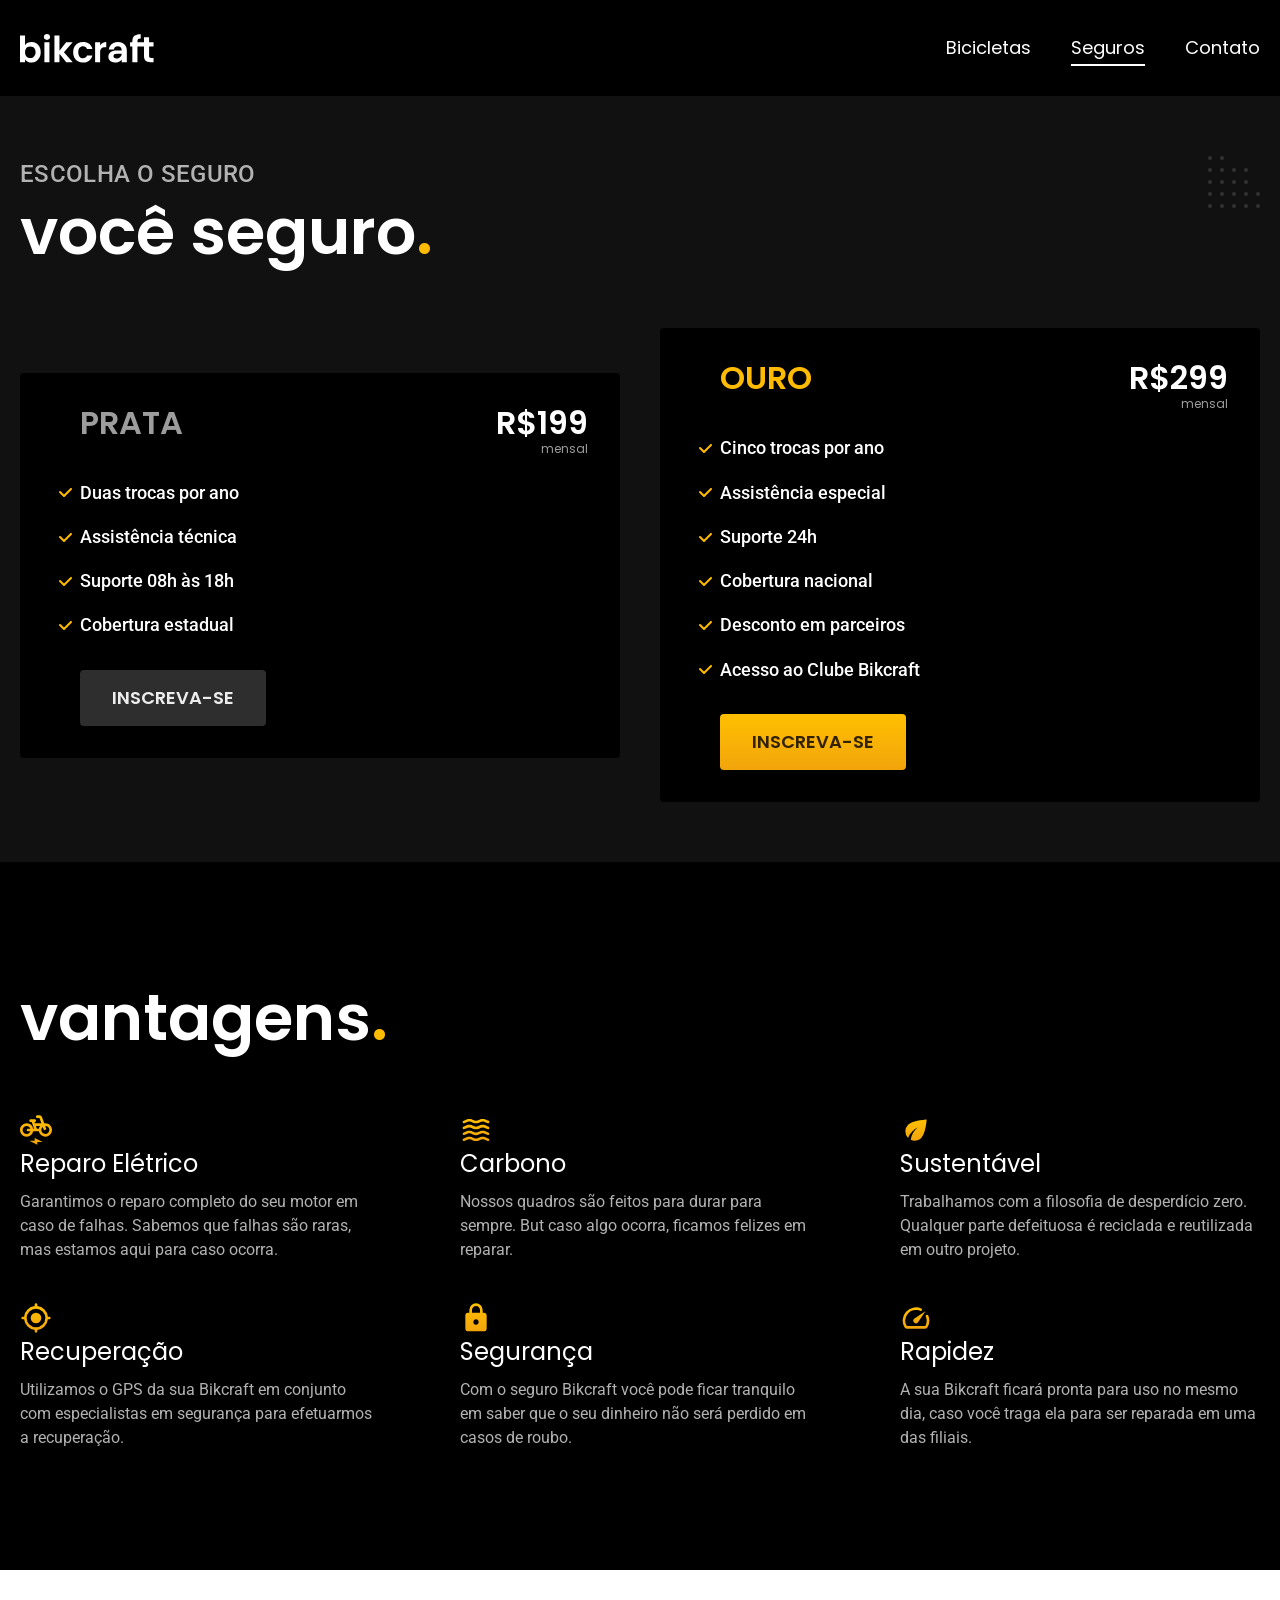
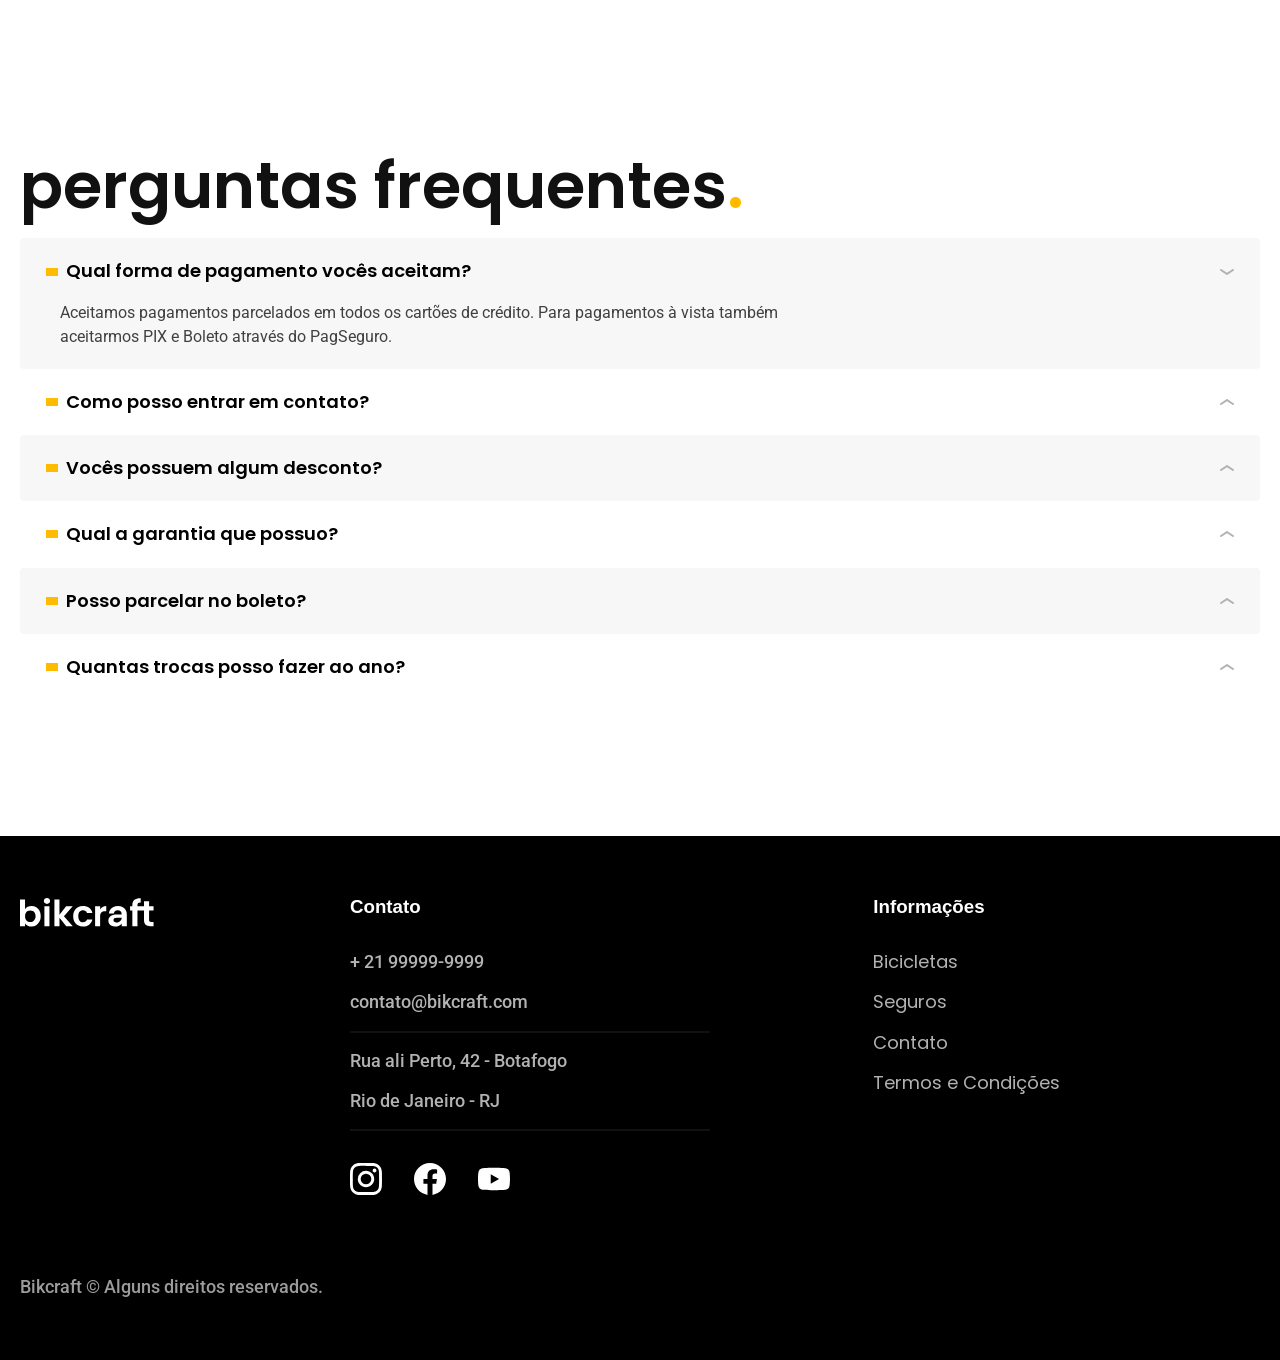
<file: seguros.html>
<!DOCTYPE html>
<html lang="pt-br">

<head>
  <meta charset="UTF-8">
  <meta name="viewport" content="width=device-width, initial-scale=1.0">
  <title>Seguros | Bikcraft</title>
  <meta name="description" content="Saiba mais sobre nossos planos de seguro para bicicletas.">

  <link rel="icon" href="./favicon.svg" type="image/svg+xml">
  <link rel="preload" href="./css/style.min.css" as="style">
  <link rel="stylesheet" href="./css/style.min.css">

  <link rel="preconnect" href="https://fonts.googleapis.com">
  <link rel="preconnect" href="https://fonts.gstatic.com" crossorigin>
  <link href="https://fonts.googleapis.com/css2?family=Merriweather:ital,wght@1,900&family=Poppins:wght@500;600&family=Roboto:wght@400;500&display=swap" rel="stylesheet">

  <script>document.documentElement.classList.add('js');</script>
</head>

<body id="seguros">
  <header class="header-bg">
    <div class="header container">
      <a href="./">
        <img src="./img/bikcraft.svg" width="136" height="32" alt=" Bikcraft">
      </a>

      <nav aria-label="primaria">
        <ul class="header-menu font-1-m cor-0">
          <li><a href="./bicicletas.html">Bicicletas</a></li>
          <li><a href="./seguros.html">Seguros</a></li>
          <li><a href="./contato.html ">Contato</a></li>
        </ul>
      </nav>
    </div>
  </header>

  <main class="seguros-bg">
    <div class="titulo-bg">
      <div class="titulo container">
        <p class="font-2-l-b cor-5">Escolha o seguro</p>
        <h1 class="font-1-xxl cor-0">você seguro<span class="cor-p1">.</span></h1>
      </div>
    </div>
    <div class="seguros container">
      <div class="seguros-item fadeInLeft" data-anime="200">
        <h3 class="font-1-xl cor-6">PRATA</h3>
        <span class="font-1-xl cor-0">R$199 <span class="font-1-xs cor-6">mensal</span></span>
        <ul class="font-2-m cor-0">
          <li>Duas trocas por ano</li>
          <li>Assistência técnica</li>
          <li>Suporte 08h às 18h</li>
          <li>Cobertura estadual</li>
        </ul>
        <a class="botao secundario" href="./orcamento.html?tipo=seguro&produto=prata">Inscreva-se</a>
      </div>

      <div class="seguros-item fadeInRight" data-anime="400">
        <h3 class="font-1-xl cor-p1">OURO</h3>
        <span class="font-1-xl cor-0">R$299 <span class="font-1-xs cor-6">mensal</span></span>
        <ul class="font-2-m cor-0">
          <li>Cinco trocas por ano</li>
          <li>Assistência especial</li>
          <li>Suporte 24h</li>
          <li>Cobertura nacional</li>
          <li>Desconto em parceiros</li>
          <li>Acesso ao Clube Bikcraft</li>
        </ul>
        <a class="botao" href="./orcamento.html?tipo=seguro&produto=ouro">Inscreva-se</a>
      </div>
    </div>
  </main>

  <article class="vantagens-bg">
    <div class="vantagens container">
      <h2 class="font-1-xxl cor-0">vantagens<span class="cor-p1">.</span></h2>
      <ul>
        <li>
          <img src="./img/icones/eletrica.svg" width="32" height="32" alt="">
          <h3 class="font-1-l cor-0">Reparo Elétrico</h3>
          <p class="font-2-s cor-5">Garantimos o reparo completo do seu motor em caso de falhas. Sabemos que falhas são raras, mas estamos aqui para caso ocorra.</p>
        </li>
        <li>
          <img src="./img/icones/carbono.svg" width="32" height="32" alt="">
          <h3 class="font-1-l cor-0">Carbono</h3>
          <p class="font-2-s cor-5">Nossos quadros são feitos para durar para sempre. But caso algo ocorra, ficamos felizes em reparar.</p>
        </li>
        <li>
          <img src="./img/icones/sustentavel.svg" width="32" height="32" alt="">
          <h3 class="font-1-l cor-0">Sustentável</h3>
          <p class="font-2-s cor-5">Trabalhamos com a filosofia de desperdício zero. Qualquer parte defeituosa é reciclada e reutilizada em outro projeto.</p>
        </li>
        <li>
          <img src="./img/icones/rastreador.svg" width="32" height="32" alt="">
          <h3 class="font-1-l cor-0">Recuperação</h3>
          <p class="font-2-s cor-5">Utilizamos o GPS da sua Bikcraft em conjunto com especialistas em segurança para efetuarmos a recuperação.</p>
        </li>
        <li>
          <img src="./img/icones/seguro.svg" width="32" height="32" alt="">
          <h3 class="font-1-l cor-0">Segurança</h3>
          <p class="font-2-s cor-5">Com o seguro Bikcraft você pode ficar tranquilo em saber que o seu dinheiro não será perdido em casos de roubo.</p>
        </li>
        <li>
          <img src="./img/icones/velocidade.svg" width="32" height="32" alt="">
          <h3 class="font-1-l cor-0">Rapidez</h3>
          <p class="font-2-s cor-5">A sua Bikcraft ficará pronta para uso no mesmo dia, caso você traga ela para ser reparada em uma das filiais.</p>
        </li>
      </ul>
    </div>
  </article>

  <article class="perguntas container">
    <h2 class="font-1-xxl">perguntas frequentes<span class="cor-p1">.</span></h2>

    <dl>
      <div>
        <dt><button class="font-1-m-b" aria-expanded="true" aria-controls="pergunta1">Qual forma de pagamento vocês aceitam?</button></dt>
        <dd id="pergunta1" class="font-2-s cor-9 ativa">Aceitamos pagamentos parcelados em todos os cartões de crédito. Para pagamentos à vista também aceitarmos PIX e Boleto através do PagSeguro.</dd>
      </div>
      <div>
        <dt><button class="font-1-m-b" aria-expanded="false" aria-controls="pergunta2">Como posso entrar em contato?</button></dt>
        <dd id="pergunta2" class="font-2-s cor-9">Aceitamos pagamentos parcelados em todos os cartões de crédito. Para pagamentos à vista também aceitarmos PIX e Boleto através do PagSeguro.</dd>
      </div>
      <div>
        <dt><button class="font-1-m-b" aria-expanded="false" aria-controls="pergunta3">Vocês possuem algum desconto?</button></dt>
        <dd id="pergunta3" class="font-2-s cor-9">Aceitamos pagamentos parcelados em todos os cartões de crédito. Para pagamentos à vista também aceitarmos PIX e Boleto através do PagSeguro.</dd>
      </div>
      <div>
        <dt><button class="font-1-m-b" aria-expanded="false" aria-controls="pergunta4">Qual a garantia que possuo?</button></dt>
        <dd id="pergunta4" class="font-2-s cor-9">Aceitamos pagamentos parcelados em todos os cartões de crédito. Para pagamentos à vista também aceitarmos PIX e Boleto através do PagSeguro.</dd>
      </div>
      <div>
        <dt><button class="font-1-m-b" aria-controls="pergunta5" aria-expanded="false">Posso parcelar no boleto?</button></dt>
        <dd id="pergunta5" class="font-2-s cor-9">Aceitamos pagamentos parcelados em todos os cartões de crédito. Para pagamentos à vista também aceitarmos PIX e Boleto através do PagSeguro.</dd>
      </div>
      <div>
        <dt><button class="font-1-m-b" aria-controls="pergunta6" aria-expanded="false">Quantas trocas posso fazer ao ano?</button></dt>
        <dd id="pergunta6" class="font-2-s cor-9">Aceitamos pagamentos parcelados em todos os cartões de crédito. Para pagamentos à vista também aceitarmos PIX e Boleto através do PagSeguro.</dd>
      </div>
    </dl>
  </article>



  <footer class="footer-bg">
    <div class="footer container">
      <img src="./img/bikcraft.svg" width="136" height="32" alt="Bikcraft">
      <div class="footer-contato">
        <h3 class="font-l-2-b cor-0">Contato</h3>
        <ul class="font-2-m cor-5">
          <li><a href="tel:+5521999999999">+ 21 99999-9999</a></li>
          <li><a href="mailto:contato@bikcraft.com ">contato@bikcraft.com</a></li>
          <li>Rua ali Perto, 42 - Botafogo</li>
          <li>Rio de Janeiro - RJ</li>
        </ul>
        <div class="footer-redes">
          <a href="./">
            <img src="./img/redes/instagram.svg" width="32" height="32" alt="Instagram">
          </a>

          <a href="./">
            <img src="./img/redes/facebook.svg" width="32" height="32" alt="Facebook">
          </a>

          <a href="./">
            <img src="./img/redes/youtube.svg" width="32" height="32" alt="Youtube">
          </a>
        </div>
      </div>
      <div class="footer-informacoes">
        <h3 class="font-l-2-b cor-0">Informações</h3>
        <nav>
          <ul class="font-1-m cor-5">
            <li><a href="./bicicletas.html">Bicicletas</a></li>
            <li><a href="./seguros.html">Seguros</a></li>
            <li><a href="./contato.html ">Contato</a></li>
            <li><a href="./termos.html ">Termos e Condições</a></li>
          </ul>
        </nav>
      </div>
      <p class="footer-copy font-2-m cor-6">Bikcraft © Alguns direitos reservados.</p>
    </div>
  </footer>
  <script src="./js/plugins/simple-anime.js"></script>
  <script src="./js/script.js"></script>
</body>


</html>
</file>
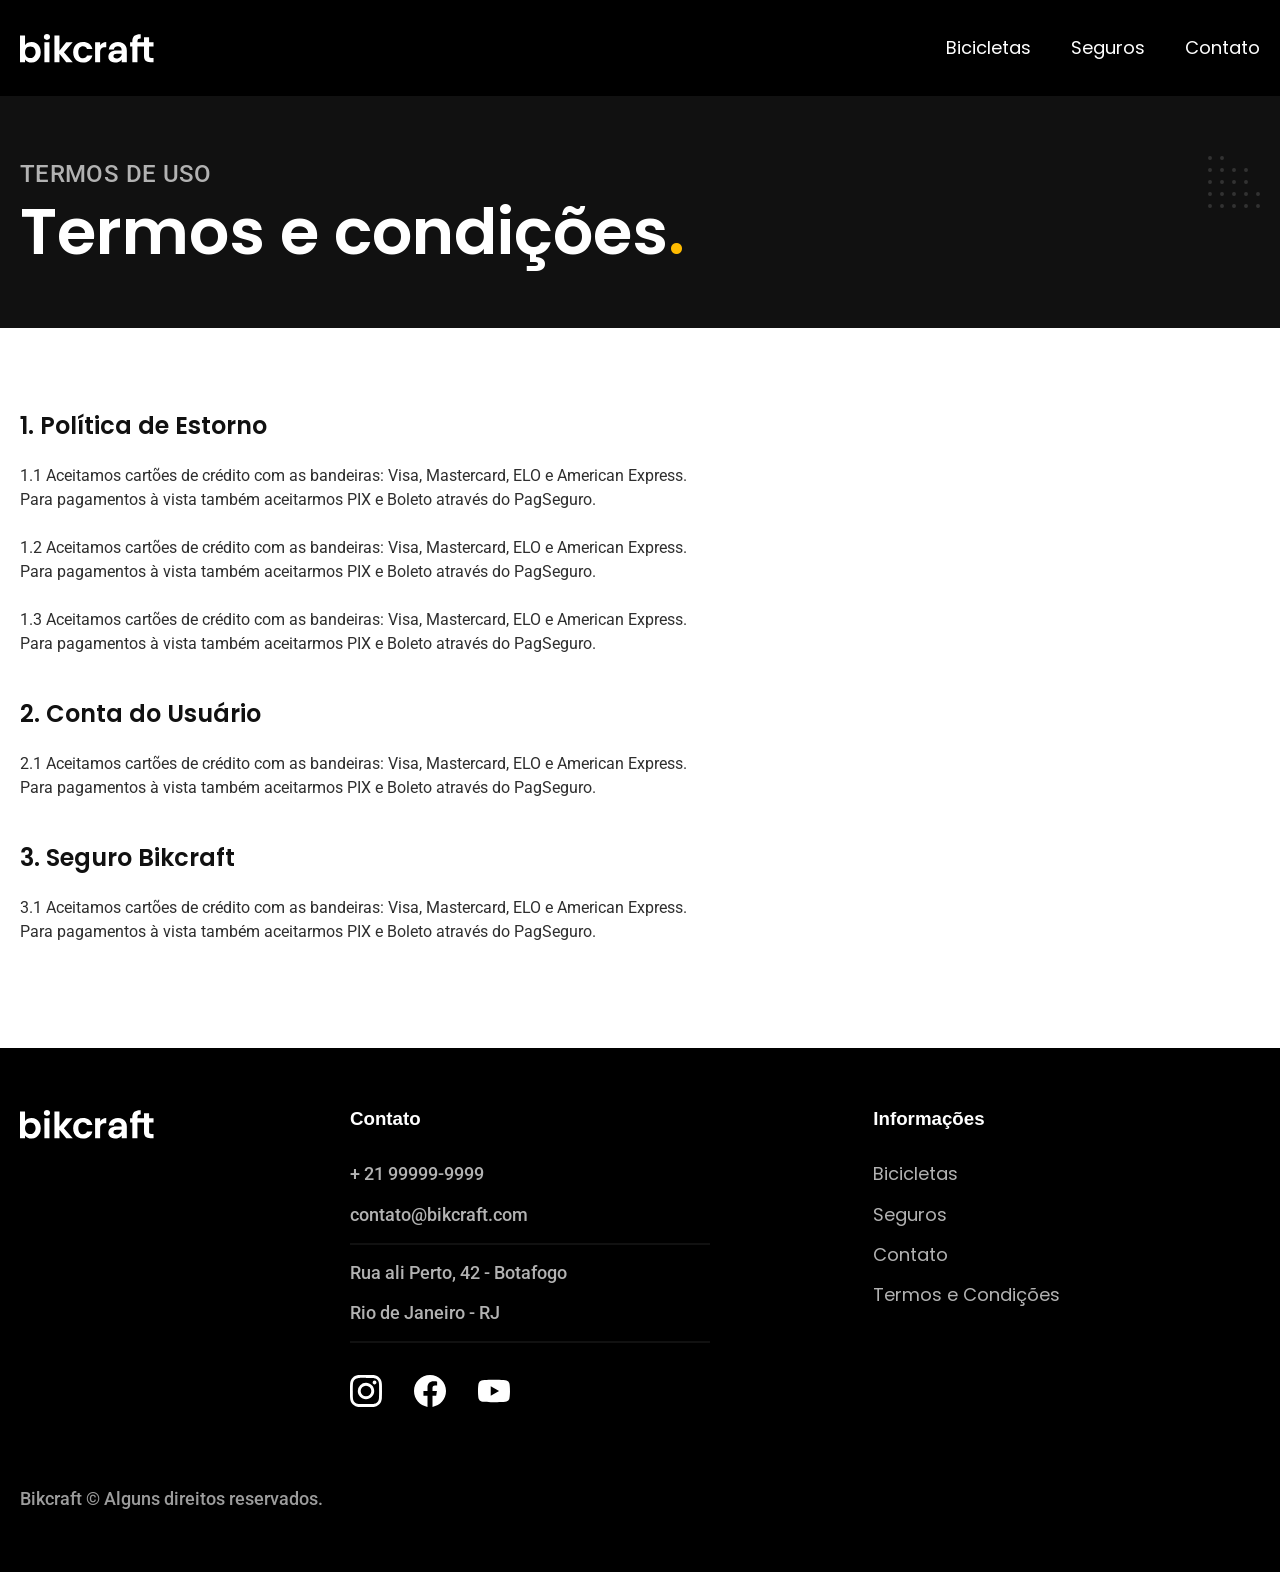
<file: termos.html>
<!DOCTYPE html>
<html lang="pt-br">

<head>
  <meta charset="UTF-8">
  <meta name="viewport" content="width=device-width, initial-scale=1.0">
  <title>Termos e Condições | Bikcraft</title>
  <meta name="description" content="Termos e condições de uso do site da Bikcraft.">

  <link rel="icon" href="./favicon.svg" type="image/svg+xml">
  <link rel="preload" href="./css/style.min.css" as="style">
  <link rel="stylesheet" href="./css/style.min.css">

  <link rel="preconnect" href="https://fonts.googleapis.com">
  <link rel="preconnect" href="https://fonts.gstatic.com" crossorigin>
  <link href="https://fonts.googleapis.com/css2?family=Merriweather:ital,wght@1,900&family=Poppins:wght@500;600&family=Roboto:wght@400;500&display=swap" rel="stylesheet">

  <script>document.documentElement.classList.add('js');</script>
</head>

<body id="termos">
  <header class="header-bg">
    <div class="header container">
      <a href="./">
        <img src="./img/bikcraft.svg" width="136" height="32" alt=" Bikcraft">
      </a>

      <nav aria-label="primaria">
        <ul class="header-menu font-1-m cor-0">
          <li><a href="./bicicletas.html">Bicicletas</a></li>
          <li><a href="./seguros.html">Seguros</a></li>
          <li><a href="./contato.html ">Contato</a></li>
        </ul>
      </nav>
    </div>
  </header>

  <main>
    <div class="titulo-bg">
      <div class="titulo container">
        <p class="font-2-l-b cor-5">Termos de uso</p>
        <h1 class="font-1-xxl cor-0">Termos e condições<span class="cor-p1">.</span></h1>
      </div>
    </div>

    <div class="termos font-2-s cor-10 container">
      <h2 class="font-1-l cor-11">1. Política de Estorno
      </h2>
      <p>1.1 Aceitamos cartões de crédito com as bandeiras: Visa, Mastercard, ELO e American Express. Para pagamentos à vista também aceitarmos PIX e Boleto através do PagSeguro.</p>
      <p>1.2 Aceitamos cartões de crédito com as bandeiras: Visa, Mastercard, ELO e American Express. Para pagamentos à vista também aceitarmos PIX e Boleto através do PagSeguro.</p>
      <p>1.3 Aceitamos cartões de crédito com as bandeiras: Visa, Mastercard, ELO e American Express. Para pagamentos à vista também aceitarmos PIX e Boleto através do PagSeguro.</p>
      <h2 class="font-1-l cor-11">2. Conta do Usuário
      </h2>
      <p>2.1 Aceitamos cartões de crédito com as bandeiras: Visa, Mastercard, ELO e American Express. Para pagamentos à vista também aceitarmos PIX e Boleto através do PagSeguro.</p>
      <h2 class="font-1-l cor-11">3. Seguro Bikcraft
      </h2>
      <p>3.1 Aceitamos cartões de crédito com as bandeiras: Visa, Mastercard, ELO e American Express. Para pagamentos à vista também aceitarmos PIX e Boleto através do PagSeguro.</p>
    </div>
  </main>


  <footer class="footer-bg">
    <div class="footer container">
      <img src="./img/bikcraft.svg" width="136" height="32" alt="Bikcraft">
      <div class="footer-contato">
        <h3 class="font-l-2-b cor-0">Contato</h3>
        <ul class="font-2-m cor-5">
          <li><a href="tel:+5521999999999">+ 21 99999-9999</a></li>
          <li><a href="mailto:contato@bikcraft.com ">contato@bikcraft.com</a></li>
          <li>Rua ali Perto, 42 - Botafogo</li>
          <li>Rio de Janeiro - RJ</li>
        </ul>
        <div class="footer-redes">
          <a href="./">
            <img src="./img/redes/instagram.svg" width="32" height="32" alt="Instagram">
          </a>

          <a href="./">
            <img src="./img/redes/facebook.svg" width="32" height="32" alt="">
          </a>

          <a href="./">
            <img src="./img/redes/youtube.svg" width="32" height="32" alt="Youtube">
          </a>
        </div>
      </div>
      <div class="footer-informacoes">
        <h3 class="font-l-2-b cor-0">Informações</h3>
        <nav>
          <ul class="font-1-m cor-5">
            <li><a href="./bicicletas.html">Bicicletas</a></li>
            <li><a href="./seguros.html">Seguros</a></li>
            <li><a href="./contato.html ">Contato</a></li>
            <li><a href="./termos.html ">Termos e Condições</a></li>
          </ul>
        </nav>
      </div>
      <p class="footer-copy font-2-m cor-6">Bikcraft © Alguns direitos reservados.</p>
    </div>
  </footer>
  <script src="./js/script.js"></script>
</body>


</html>
</file>
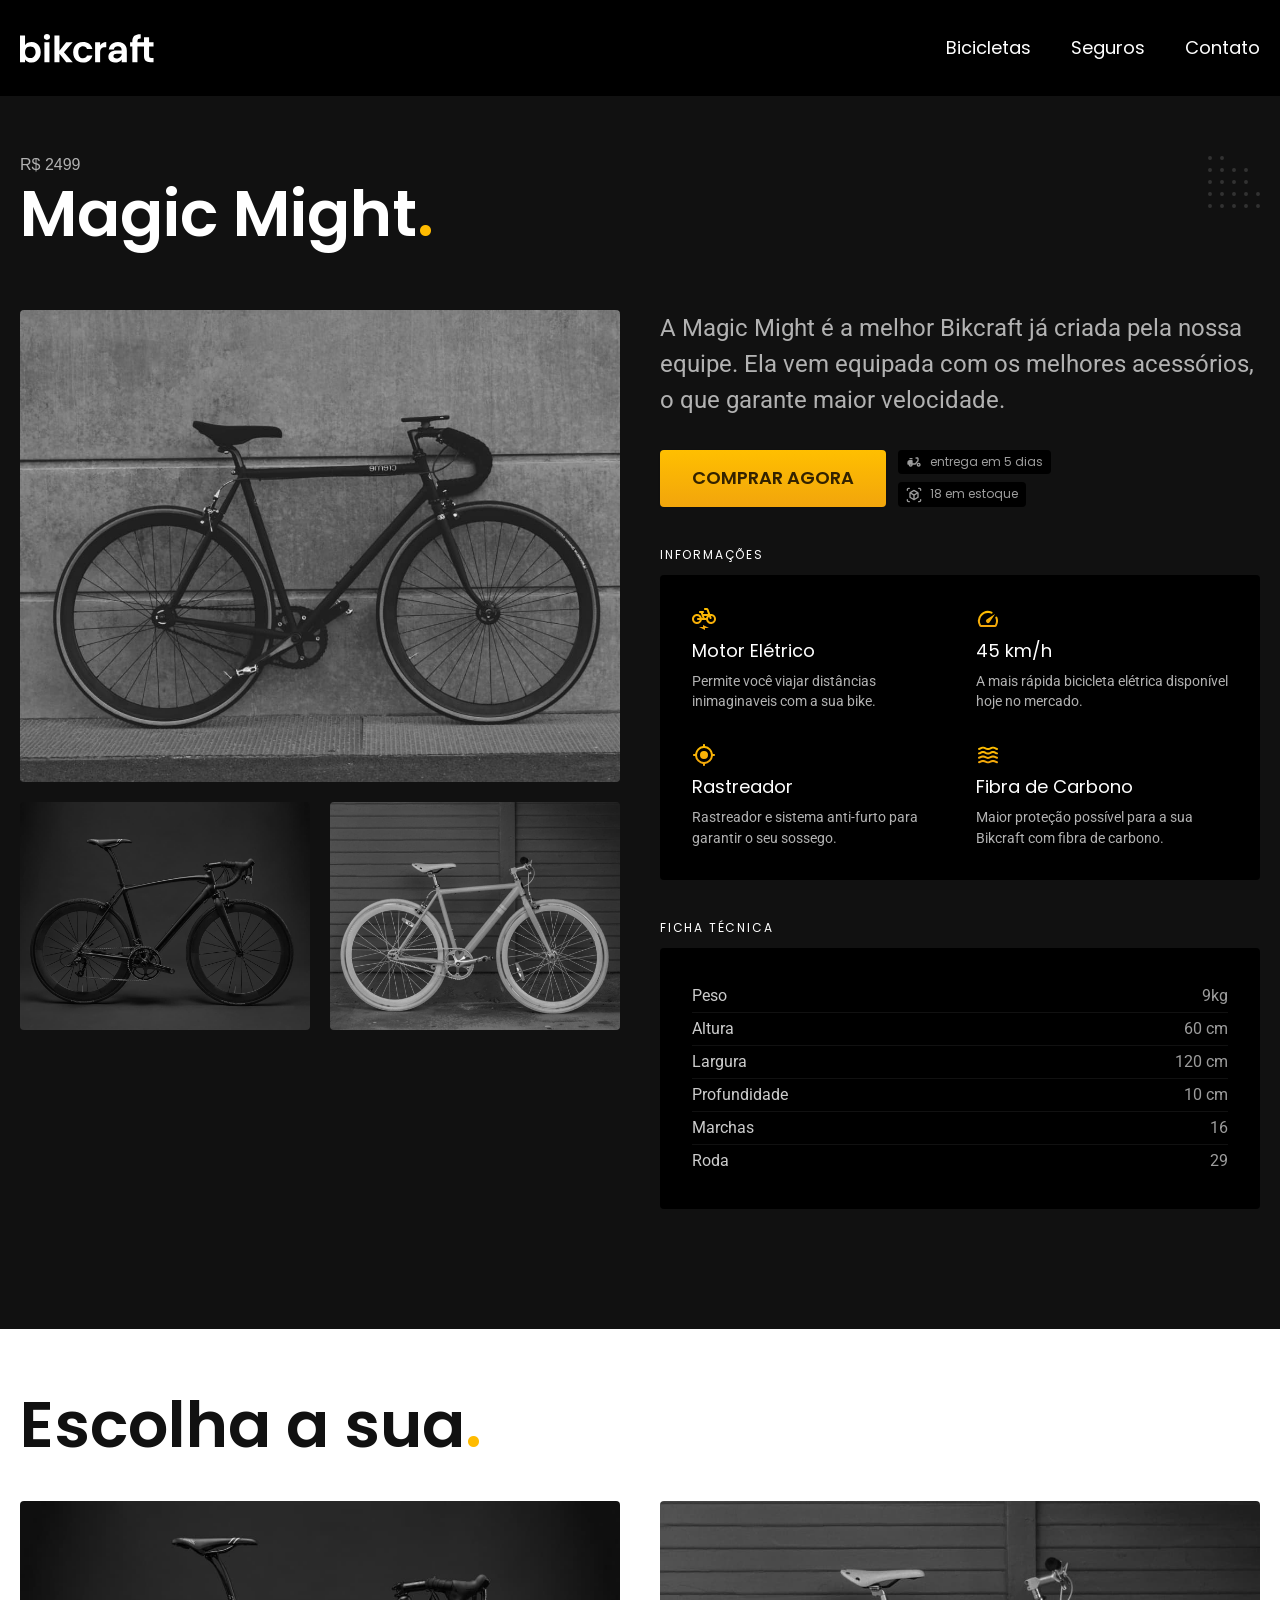
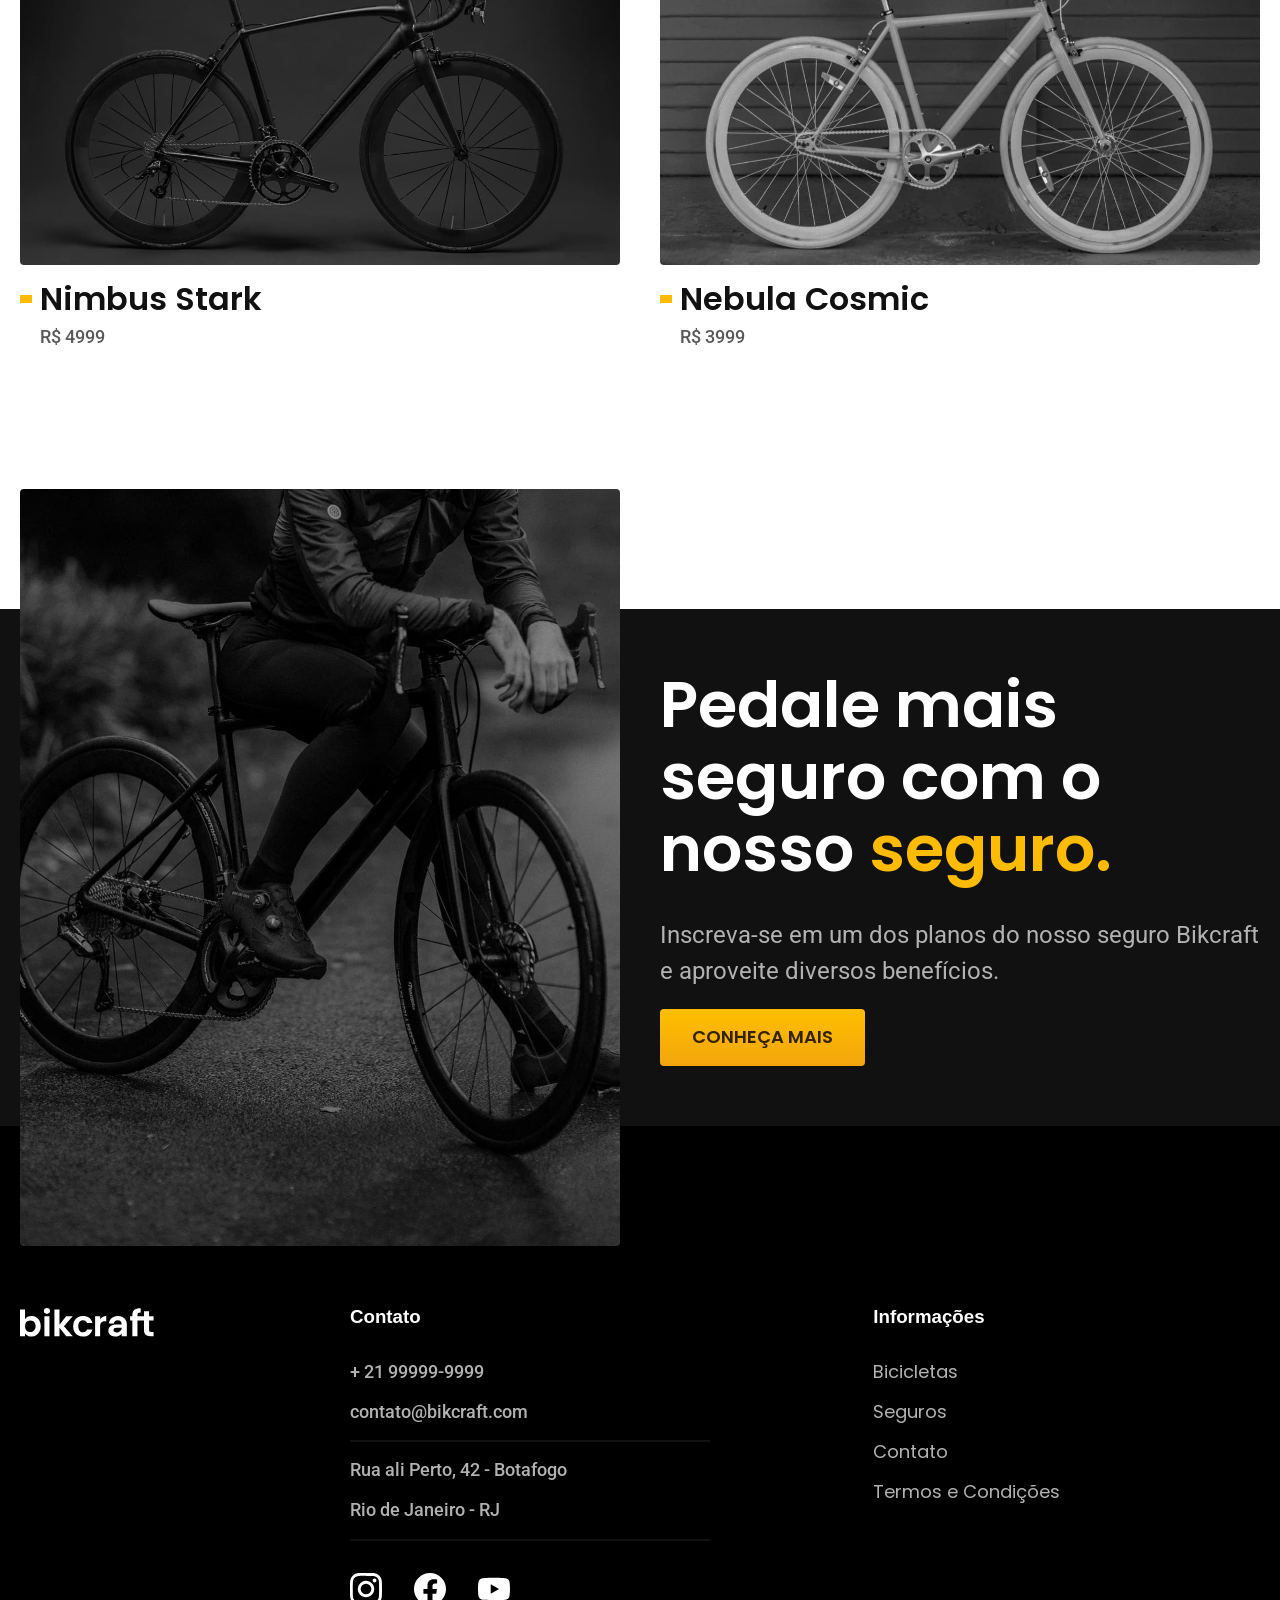
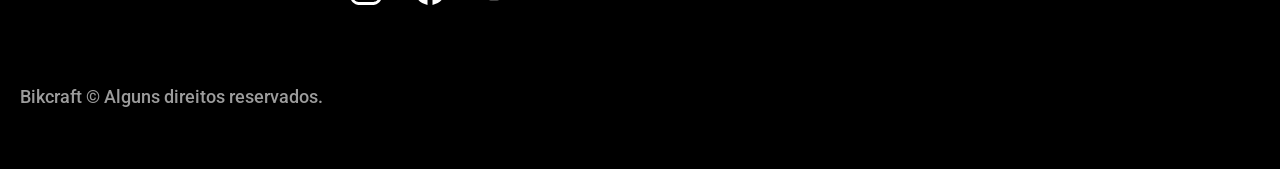
<file: bicicletas/magic.html>
<!DOCTYPE html>
<html lang="pt-br">

<head>
  <meta charset="UTF-8">
  <meta name="viewport" content="width=device-width, initial-scale=1.0">
  <title>Magic| Bikcraft</title>
  <meta name="description" content="Magic.">

  <link rel="icon" href="../favicon.svg" type="image/svg+xml">
  <link rel="preload" href="../css/style.min.css" as="style">
  <link rel="stylesheet" href="../css/style.min.css">
  <link rel="preconnect" href="https://fonts.googleapis.com">
  <link rel="preconnect" href="https://fonts.gstatic.com" crossorigin>
  <link href="https://fonts.googleapis.com/css2?family=Merriweather:ital,wght@1,900&family=Poppins:wght@500;600&family=Roboto:wght@400;500&display=swap" rel="stylesheet">

  <script>document.documentElement.classList.add('js');</script>
</head>

<body id="bicicleta">
  <header class="header-bg">
    <div class="header container">
      <a href="../">
        <img src="../img/bikcraft.svg" alt=" Bikcraft">
      </a>

      <nav aria-label="primaria">
        <ul class="header-menu font-1-m cor-0">
          <li><a href="../bicicletas.html">Bicicletas</a></li>
          <li><a href="../seguros.html">Seguros</a></li>
          <li><a href="../contato.html ">Contato</a></li>
        </ul>
      </nav>
    </div>
  </header>

  <main class="titulo-bg">
    <div>
      <div class="titulo container">
        <p class="font-2-x-l cor-5">R$ 2499</p>
        <h1 class="font-1-xxl cor-0">Magic Might<span class="cor-p1">.</span></h1>
      </div>
    </div>
    <div class="bicicleta container">
      <div class="bicicleta-imagens">
        <img src="../img/bicicleta/nimbus2.jpg" alt="Bicicleta 1">
        <img src="../img/bicicleta/nimbus1.jpg" alt="Bicicleta 2">
        <img src="../img/bicicleta/nimbus3.jpg" alt="Bicicleta 3">
      </div>
      <div class="bicicleta-conteudo">
        <p class="font-2-l cor-5">A Magic Might é a melhor Bikcraft já criada pela nossa equipe. Ela vem equipada com os melhores acessórios, o que garante maior velocidade.</p>
        <div class="bicicleta-comprar">
          <a class="botao" href="../orcamento.html?tipo=bikcraft&produto=magic">Comprar Agora</a>
          <span class="font-1-xs cor-6"><img src="../img/icones/entrega.svg">entrega em 5 dias</span>
          <span class="font-1-xs cor-6"><img src="../img/icones/estoque.svg">18 em estoque</span>
        </div>

        <h2 class="font-1-xs cor-0">Informações</h2>
        <ul class="bicicleta-informacoes">
          <li>
            <img src="../img/icones/eletrica.svg" alt="">
            <h3 class="font-1-m cor-0">Motor Elétrico</h3>
            <p class="font-2-xs cor-5">Permite você viajar distâncias inimaginaveis com a sua bike.</p>
          </li>
          <li>
            <img src="../img/icones/velocidade.svg" alt="">
            <h3 class="font-1-m cor-0">45 km/h</h3>
            <p class="font-2-xs cor-5">A mais rápida bicicleta elétrica disponível hoje no mercado.</p>
          </li>
          <li>
            <img src="../img/icones/rastreador.svg" alt="">
            <h3 class="font-1-m cor-0">Rastreador</h3>
            <p class="font-2-xs cor-5">Rastreador e sistema anti-furto para garantir o seu sossego.</p>
          </li>
          <li>
            <img src="../img/icones/carbono.svg" alt="">
            <h3 class="font-1-m cor-0">Fibra de Carbono</h3>
            <p class="font-2-xs cor-5">Maior proteção possível para a sua Bikcraft com fibra de carbono.</p>
          </li>
        </ul>
        <h2 class="font-1-xs cor-0">Ficha Técnica</h2>
        <ul class="bicicleta-ficha font-2-s cor-4">
          <li>Peso<span>9kg</span></li>
          <li>Altura<span>60 cm</span></li>
          <li>Largura<span>120 cm</span></li>
          <li>Profundidade<span>10 cm</span></li>
          <li>Marchas<span>16</span></li>
          <li>Roda<span>29</span></li>
        </ul>
      </div>
    </div>
  </main>

  <article class="bicicletas-lista container">
    <h2 class="font-1-xxl">Escolha a sua<span class="cor-p1">.</span></h2>

    <ul>
      <li>
        <a href="./nimbus.html">
          <img src="../img/bicicletas/nimbus.jpg" alt="Bicicleta preta">
          <h3 class="font-1-xl">Nimbus Stark</h3>
          <span class="font-2-m cor-8">R$ 4999</span>
        </a>
      </li>


      <li>
        <a href="./nebula.html">
          <img src="../img/bicicletas/nebula.jpg" alt="Bicicleta preta">
          <h3 class="font-1-xl">Nebula Cosmic</h3>
          <span class="font-2-m cor-8">R$ 3999</span>
        </a>
      </li>
    </ul>
  </article>

  <article class="seguro-bg">
    <div class="seguro container">
      <div class="seguro-imagem">
        <img src="../img/fotos/seguros.jpg" alt="Pessoa parada em cima de uma bicicleta">
      </div>
      <div class="seguro-conteudo">
        <h2 class="font-1-xxl cor-0">Pedale mais seguro com o nosso <span class="cor-p1">seguro.</span></h2>
        <p class="font-2-l cor-5">Inscreva-se em um dos planos do nosso seguro Bikcraft e aproveite diversos benefícios.</p>
        <a class="botao" href="../seguros.html">Conheça mais</a>
      </div>
    </div>
  </article>

  <footer class="footer-bg">
    <div class="footer container">
      <img src="../img/bikcraft.svg" alt="Bikcraft">
      <div class="footer-contato">
        <h3 class="font-l-2-b cor-0">Contato</h3>
        <ul class="font-2-m cor-5">
          <li><a href="tel:+5521999999999">+ 21 99999-9999</a></li>
          <li><a href="mailto:contato@bikcraft.com ">contato@bikcraft.com</a></li>
          <li>Rua ali Perto, 42 - Botafogo</li>
          <li>Rio de Janeiro - RJ</li>
        </ul>
        <div class="footer-redes">
          <a href="../">
            <img src="../img/redes/instagram.svg" alt="Instagram">
          </a>

          <a href="../">
            <img src="../img/redes/facebook.svg" alt="">
          </a>

          <a href="../">
            <img src="../img/redes/youtube.svg" alt="Youtube">
          </a>
        </div>
      </div>
      <div class="footer-informacoes">
        <h3 class="font-l-2-b cor-0">Informações</h3>
        <nav>
          <ul class="font-1-m cor-5">
            <li><a href="../bicicletas.html">Bicicletas</a></li>
            <li><a href="../seguros.html">Seguros</a></li>
            <li><a href="../contato.html ">Contato</a></li>
            <li><a href="../termos.html ">Termos e Condições</a></li>
          </ul>
        </nav>
      </div>
      <p class="footer-copy font-2-m cor-6">Bikcraft © Alguns direitos reservados.</p>
    </div>
  </footer>
  <script src="../js/script.js"></script>
</body>


</html>
</file>
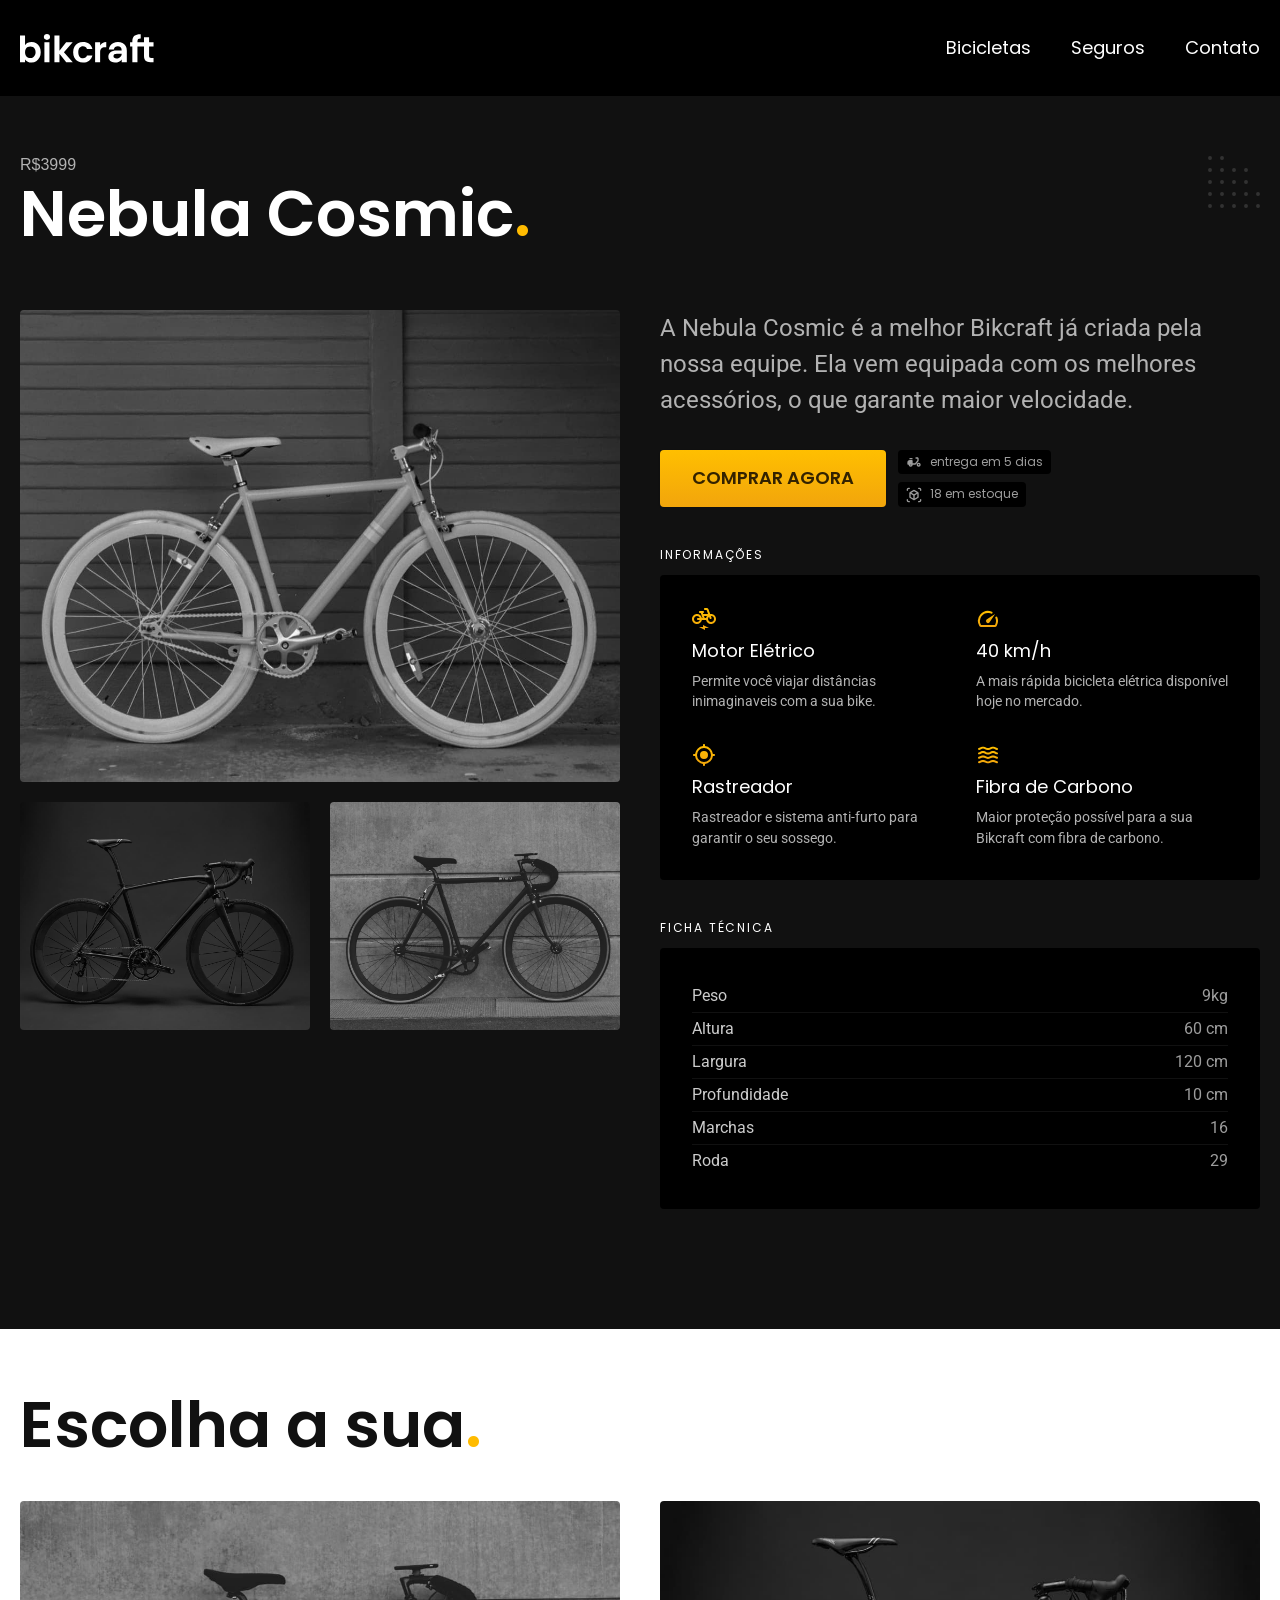
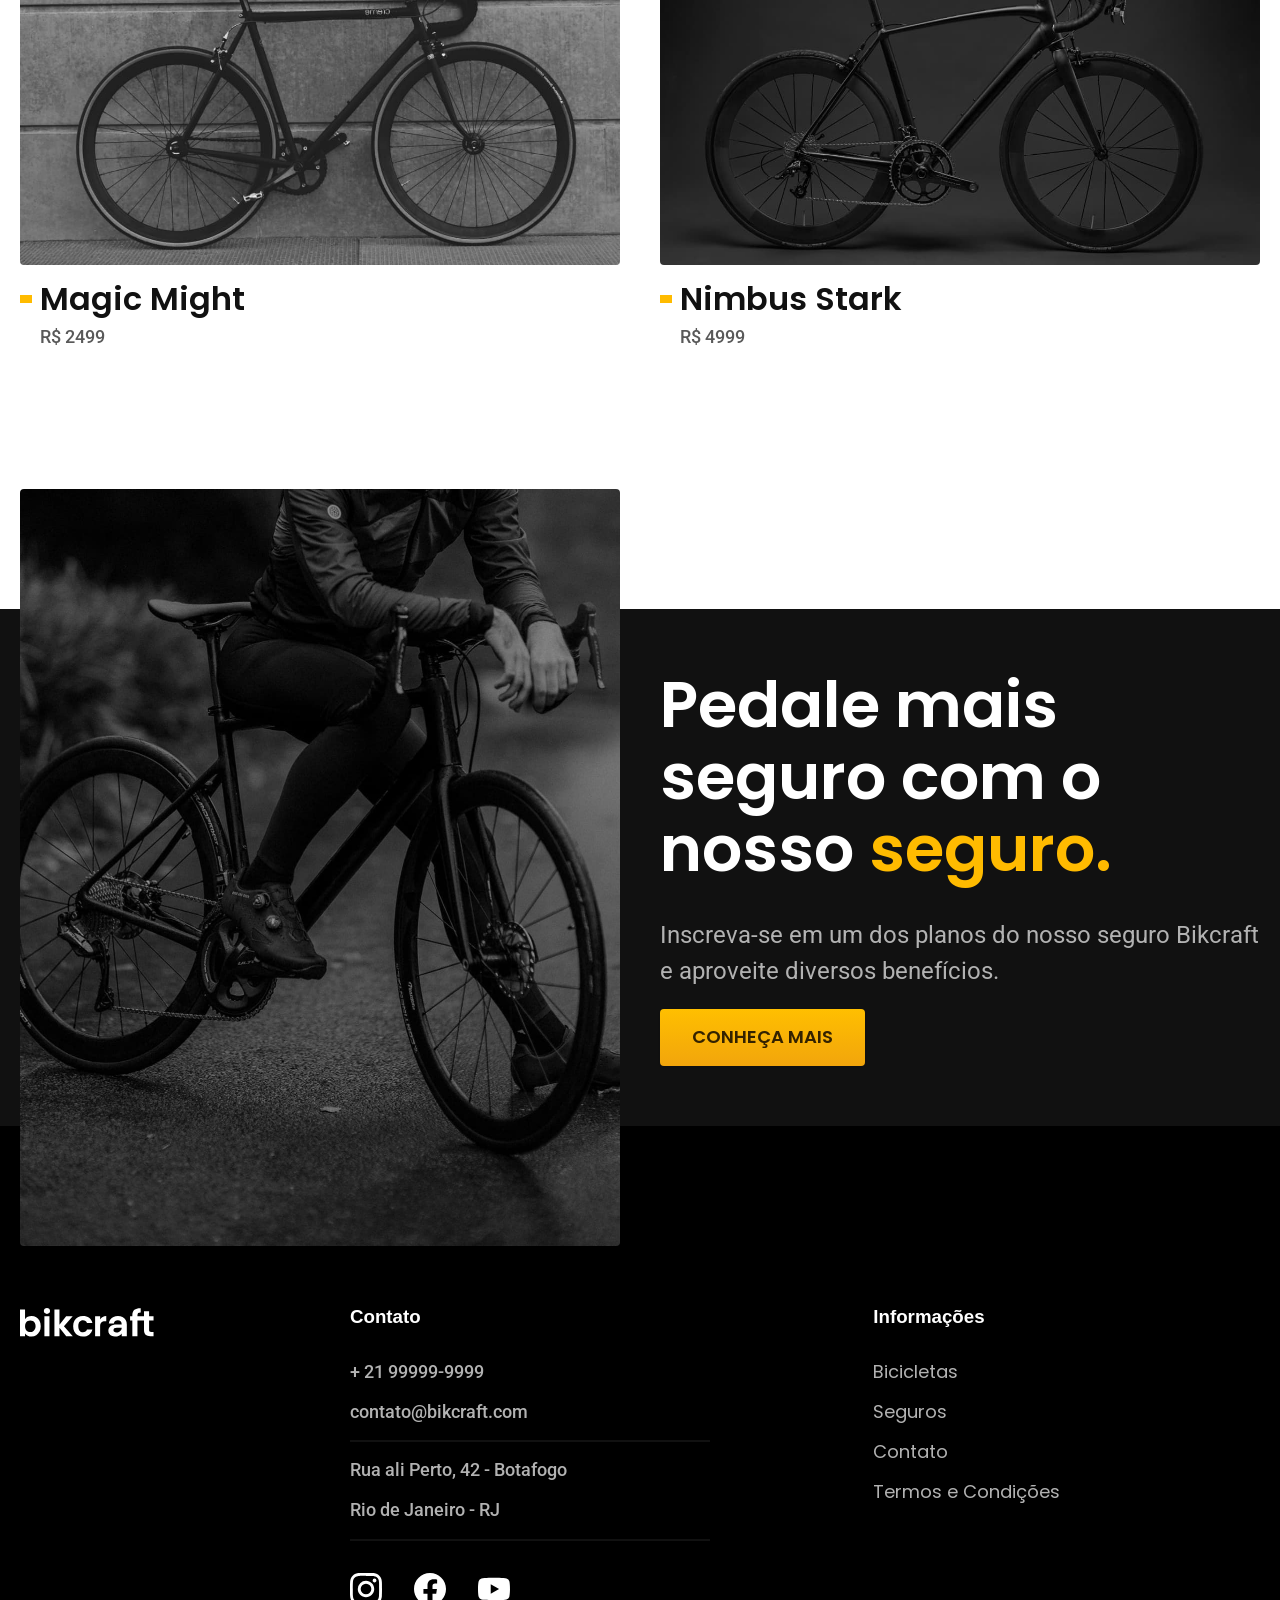
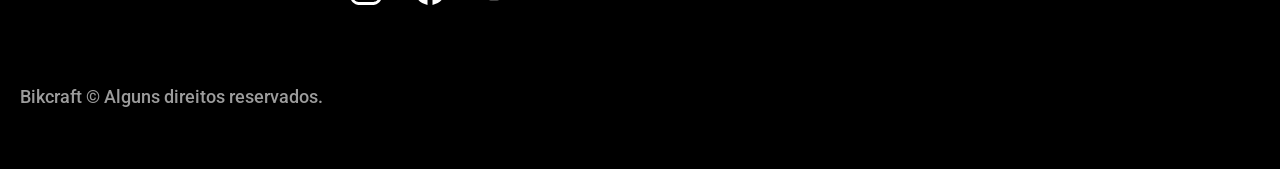
<file: bicicletas/nebula.html>
<!DOCTYPE html>
<html lang="pt-br">

<head>
  <meta charset="UTF-8">
  <meta name="viewport" content="width=device-width, initial-scale=1.0">
  <title>Nebula | Bikcraft</title>
  <meta name="description" content="Nebula Cosmic.">

  <link rel="icon" href="../favicon.svg" type="image/svg+xml">
  <link rel="preload" href="../css/style.min.css" as="style">
  <link rel="stylesheet" href="../css/style.min.css">
  <link rel="preconnect" href="https://fonts.googleapis.com">
  <link rel="preconnect" href="https://fonts.gstatic.com" crossorigin>
  <link href="https://fonts.googleapis.com/css2?family=Merriweather:ital,wght@1,900&family=Poppins:wght@500;600&family=Roboto:wght@400;500&display=swap" rel="stylesheet">

  <script>document.documentElement.classList.add('js');</script>
</head>

<body id="bicicleta">
  <header class="header-bg">
    <div class="header container">
      <a href="../">
        <img src="../img/bikcraft.svg" alt=" Bikcraft">
      </a>

      <nav aria-label="primaria">
        <ul class="header-menu font-1-m cor-0">
          <li><a href="../bicicletas.html">Bicicletas</a></li>
          <li><a href="../seguros.html">Seguros</a></li>
          <li><a href="../contato.html ">Contato</a></li>
        </ul>
      </nav>
    </div>
  </header>

  <main class="titulo-bg">
    <div>
      <div class="titulo container">
        <p class="font-2-x-l cor-5">R$3999</p>
        <h1 class="font-1-xxl cor-0">Nebula Cosmic<span class="cor-p1">.</span></h1>
      </div>
    </div>
    <div class="bicicleta container">
      <div class="bicicleta-imagens">
        <img src="../img/bicicleta/nimbus3.jpg" alt="Bicicleta 1">
        <img src="../img/bicicleta/nimbus1.jpg" alt="Bicicleta 2">
        <img src="../img/bicicleta/nimbus2.jpg" alt="Bicicleta 3">

      </div>
      <div class="bicicleta-conteudo">
        <p class="font-2-l cor-5">A Nebula Cosmic é a melhor Bikcraft já criada pela nossa equipe. Ela vem equipada com os melhores acessórios, o que garante maior velocidade.</p>
        <div class="bicicleta-comprar">
          <a class="botao" href="../orcamento.html?tipo=bikcraft&produto=nebula">Comprar Agora</a>
          <span class="font-1-xs cor-6"><img src="../img/icones/entrega.svg">entrega em 5 dias</span>
          <span class="font-1-xs cor-6"><img src="../img/icones/estoque.svg">18 em estoque</span>
        </div>

        <h2 class="font-1-xs cor-0">Informações</h2>
        <ul class="bicicleta-informacoes">
          <li>
            <img src="../img/icones/eletrica.svg" alt="">
            <h3 class="font-1-m cor-0">Motor Elétrico</h3>
            <p class="font-2-xs cor-5">Permite você viajar distâncias inimaginaveis com a sua bike.</p>
          </li>
          <li>
            <img src="../img/icones/velocidade.svg" alt="">
            <h3 class="font-1-m cor-0">40 km/h</h3>
            <p class="font-2-xs cor-5">A mais rápida bicicleta elétrica disponível hoje no mercado.</p>
          </li>
          <li>
            <img src="../img/icones/rastreador.svg" alt="">
            <h3 class="font-1-m cor-0">Rastreador</h3>
            <p class="font-2-xs cor-5">Rastreador e sistema anti-furto para garantir o seu sossego.</p>
          </li>
          <li>
            <img src="../img/icones/carbono.svg" alt="">
            <h3 class="font-1-m cor-0">Fibra de Carbono</h3>
            <p class="font-2-xs cor-5">Maior proteção possível para a sua Bikcraft com fibra de carbono.</p>
          </li>
        </ul>
        <h2 class="font-1-xs cor-0">Ficha Técnica</h2>
        <ul class="bicicleta-ficha font-2-s cor-4">
          <li>Peso<span>9kg</span></li>
          <li>Altura<span>60 cm</span></li>
          <li>Largura<span>120 cm</span></li>
          <li>Profundidade<span>10 cm</span></li>
          <li>Marchas<span>16</span></li>
          <li>Roda<span>29</span></li>
        </ul>
      </div>
    </div>
  </main>

  <article class="bicicletas-lista container">
    <h2 class="font-1-xxl">Escolha a sua<span class="cor-p1">.</span></h2>

    <ul>
      <li>
        <a href="./magic.html">
          <img src="../img/bicicletas/magic.jpg" alt="Bicicleta preta">
          <h3 class="font-1-xl">Magic Might</h3>
          <span class="font-2-m cor-8">R$ 2499</span>
        </a>
      </li>


      <li>
        <a href="./nimbus.html">
          <img src="../img/bicicletas/nimbus.jpg" alt="Bicicleta preta">
          <h3 class="font-1-xl">Nimbus Stark</h3>
          <span class="font-2-m cor-8">R$ 4999</span>
        </a>
      </li>
    </ul>
  </article>

  <article class="seguro-bg">
    <div class="seguro container">
      <div class="seguro-imagem">
        <img src="../img/fotos/seguros.jpg" alt="Pessoa parada em cima de uma bicicleta">
      </div>
      <div class="seguro-conteudo">
        <h2 class="font-1-xxl cor-0">Pedale mais seguro com o nosso <span class="cor-p1">seguro.</span></h2>
        <p class="font-2-l cor-5">Inscreva-se em um dos planos do nosso seguro Bikcraft e aproveite diversos benefícios.</p>
        <a class="botao" href="../seguros.html">Conheça mais</a>
      </div>
    </div>
  </article>

  <footer class="footer-bg">
    <div class="footer container">
      <img src="../img/bikcraft.svg" alt="Bikcraft">
      <div class="footer-contato">
        <h3 class="font-l-2-b cor-0">Contato</h3>
        <ul class="font-2-m cor-5">
          <li><a href="tel:+5521999999999">+ 21 99999-9999</a></li>
          <li><a href="mailto:contato@bikcraft.com ">contato@bikcraft.com</a></li>
          <li>Rua ali Perto, 42 - Botafogo</li>
          <li>Rio de Janeiro - RJ</li>
        </ul>
        <div class="footer-redes">
          <a href="../">
            <img src="../img/redes/instagram.svg" alt="Instagram">
          </a>

          <a href="../">
            <img src="../img/redes/facebook.svg" alt="">
          </a>

          <a href="../">
            <img src="../img/redes/youtube.svg" alt="Youtube">
          </a>
        </div>
      </div>
      <div class="footer-informacoes">
        <h3 class="font-l-2-b cor-0">Informações</h3>
        <nav>
          <ul class="font-1-m cor-5">
            <li><a href="../bicicletas.html">Bicicletas</a></li>
            <li><a href="../seguros.html">Seguros</a></li>
            <li><a href="../contato.html ">Contato</a></li>
            <li><a href="../termos.html ">Termos e Condições</a></li>
          </ul>
        </nav>
      </div>
      <p class="footer-copy font-2-m cor-6">Bikcraft © Alguns direitos reservados.</p>
    </div>
  </footer>
  <script src="../js/script.js"></script>
</body>


</html>
</file>
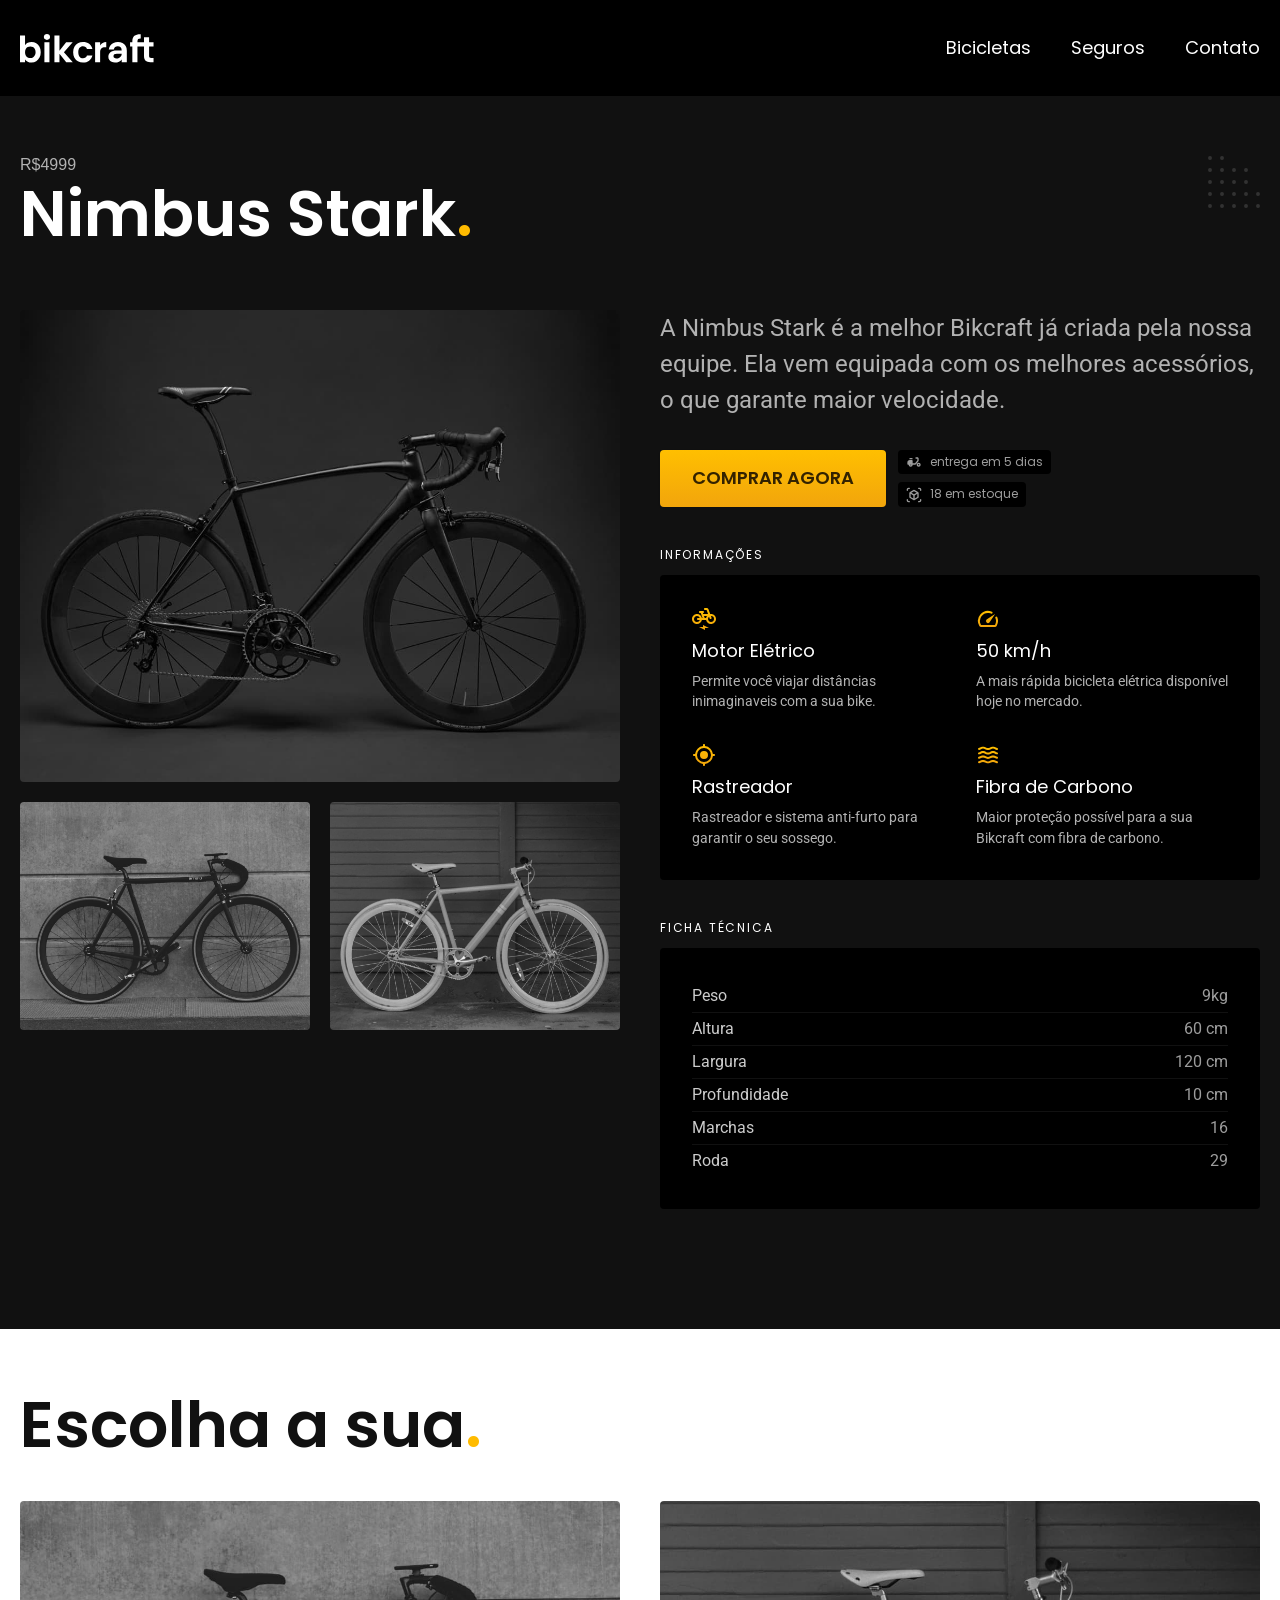
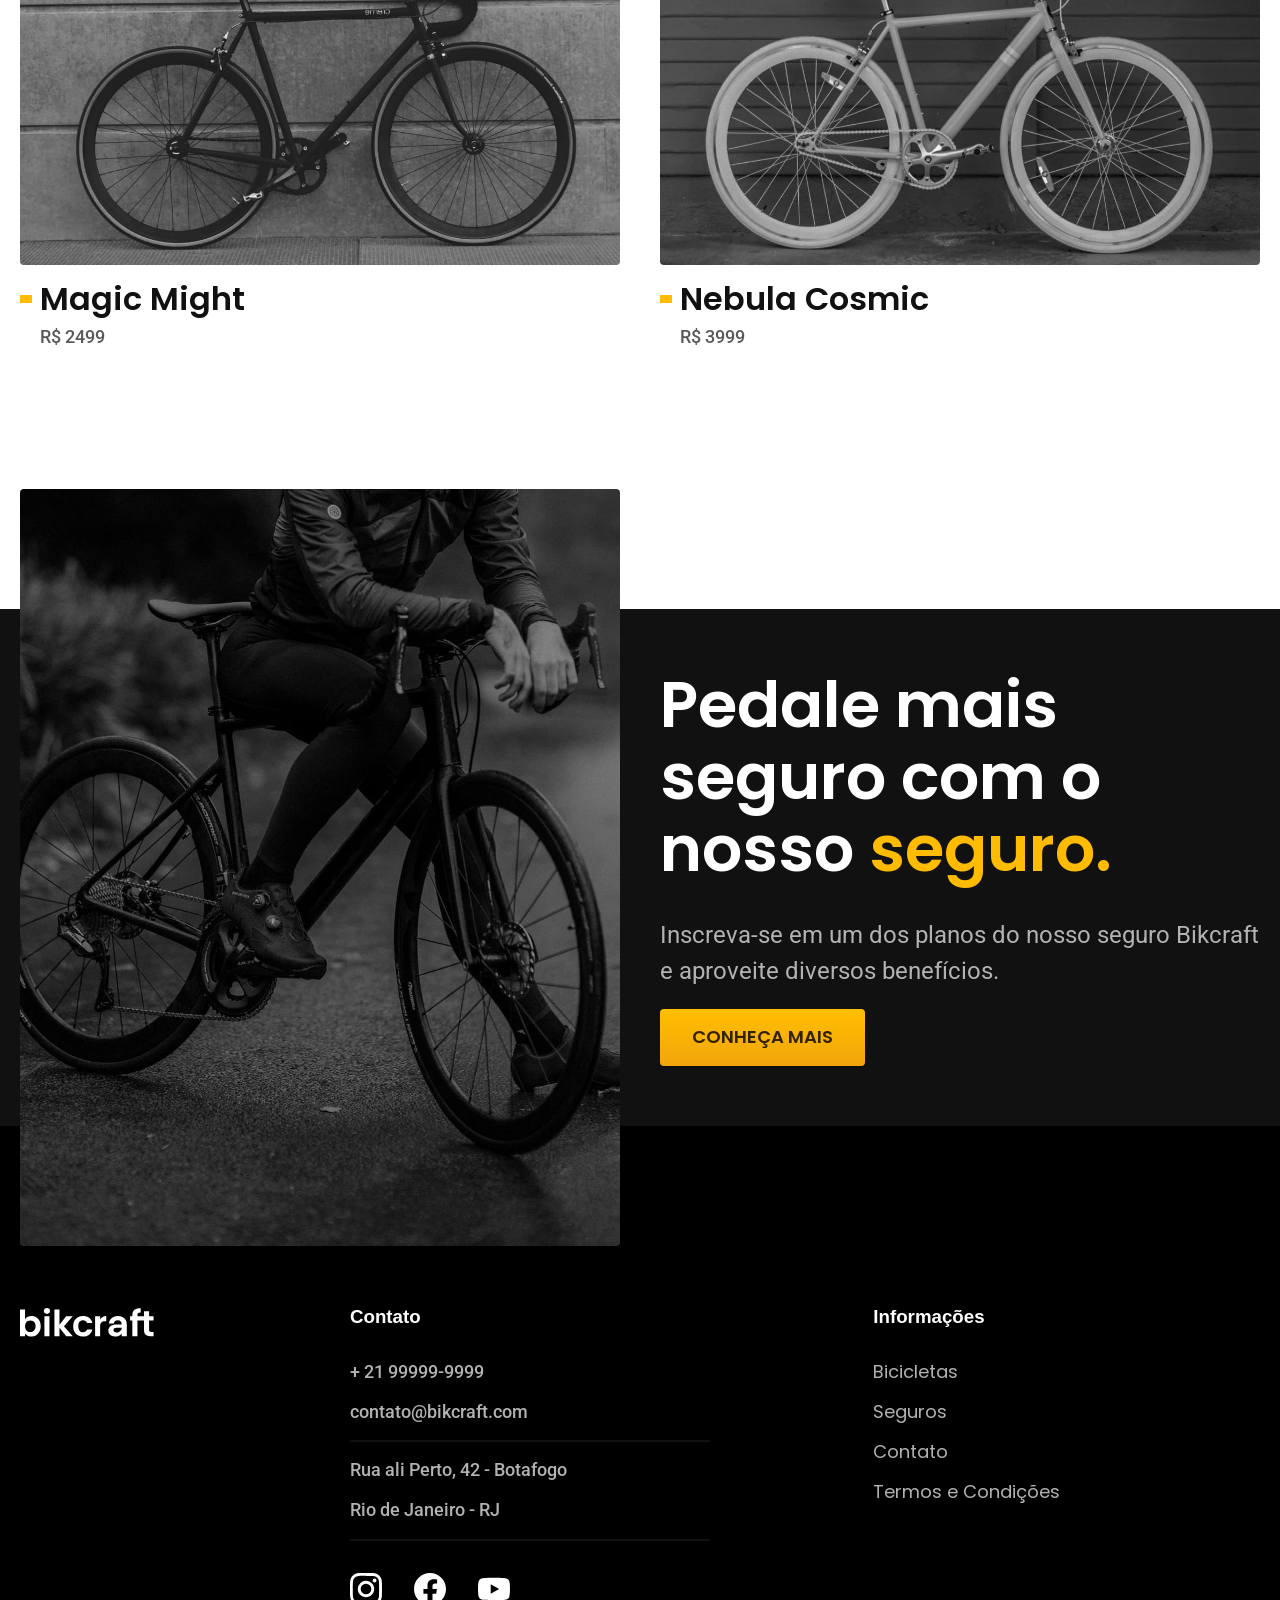
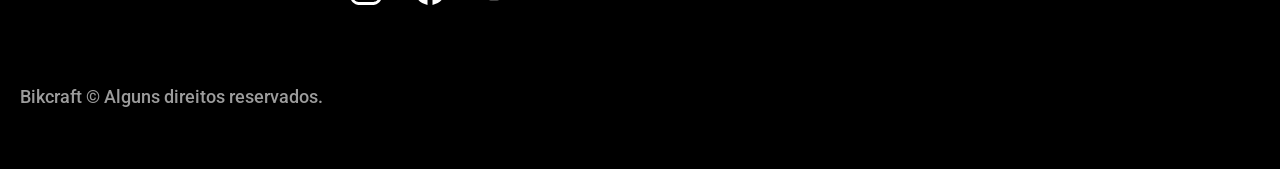
<file: bicicletas/nimbus.html>
<!DOCTYPE html>
<html lang="pt-br">

<head>
  <meta charset="UTF-8">
  <meta name="viewport" content="width=device-width, initial-scale=1.0">
  <title>Nimbus Stark | Bikcraft</title>
  <meta name="description" content="Nimbus Stark.">

  <link rel="icon" href="../favicon.svg" type="image/svg+xml">
  <link rel="preload" href="../css/style.min.css" as="style">
  <link rel="stylesheet" href="../css/style.min.css">
  <link rel="preconnect" href="https://fonts.googleapis.com">
  <link rel="preconnect" href="https://fonts.gstatic.com" crossorigin>
  <link href="https://fonts.googleapis.com/css2?family=Merriweather:ital,wght@1,900&family=Poppins:wght@500;600&family=Roboto:wght@400;500&display=swap" rel="stylesheet">

  <script>document.documentElement.classList.add('js');</script>
</head>

<body id="bicicleta">
  <header class="header-bg">
    <div class="header container">
      <a href="../">
        <img src="../img/bikcraft.svg" alt=" Bikcraft">
      </a>

      <nav aria-label="primaria">
        <ul class="header-menu font-1-m cor-0">
          <li><a href="../bicicletas.html">Bicicletas</a></li>
          <li><a href="../seguros.html">Seguros</a></li>
          <li><a href="../contato.html ">Contato</a></li>
        </ul>
      </nav>
    </div>
  </header>

  <main class="titulo-bg">
    <div>
      <div class="titulo container">
        <p class="font-2-x-l cor-5">R$4999</p>
        <h1 class="font-1-xxl cor-0">Nimbus Stark<span class="cor-p1">.</span></h1>
      </div>
    </div>
    <div class="bicicleta container">
      <div class="bicicleta-imagens">
        <img src="../img/bicicleta/nimbus1.jpg" alt="Bicicleta 1">
        <img src="../img/bicicleta/nimbus2.jpg" alt="Bicicleta 2">
        <img src="../img/bicicleta/nimbus3.jpg" alt="Bicicleta 3">
      </div>
      <div class="bicicleta-conteudo">
        <p class="font-2-l cor-5">A Nimbus Stark é a melhor Bikcraft já criada pela nossa equipe. Ela vem equipada com os melhores acessórios, o que garante maior velocidade.</p>
        <div class="bicicleta-comprar">
          <a class="botao" href="../orcamento.html?tipo=bikcraft&produto=nimbus">Comprar Agora</a>
          <span class="font-1-xs cor-6"><img src="../img/icones/entrega.svg">entrega em 5 dias</span>
          <span class="font-1-xs cor-6"><img src="../img/icones/estoque.svg">18 em estoque</span>
        </div>

        <h2 class="font-1-xs cor-0">Informações</h2>
        <ul class="bicicleta-informacoes">
          <li>
            <img src="../img/icones/eletrica.svg" alt="">
            <h3 class="font-1-m cor-0">Motor Elétrico</h3>
            <p class="font-2-xs cor-5">Permite você viajar distâncias inimaginaveis com a sua bike.</p>
          </li>
          <li>
            <img src="../img/icones/velocidade.svg" alt="">
            <h3 class="font-1-m cor-0">50 km/h</h3>
            <p class="font-2-xs cor-5">A mais rápida bicicleta elétrica disponível hoje no mercado.</p>
          </li>
          <li>
            <img src="../img/icones/rastreador.svg" alt="">
            <h3 class="font-1-m cor-0">Rastreador</h3>
            <p class="font-2-xs cor-5">Rastreador e sistema anti-furto para garantir o seu sossego.</p>
          </li>
          <li>
            <img src="../img/icones/carbono.svg" alt="">
            <h3 class="font-1-m cor-0">Fibra de Carbono</h3>
            <p class="font-2-xs cor-5">Maior proteção possível para a sua Bikcraft com fibra de carbono.</p>
          </li>
        </ul>
        <h2 class="font-1-xs cor-0">Ficha Técnica</h2>
        <ul class="bicicleta-ficha font-2-s cor-4">
          <li>Peso<span>9kg</span></li>
          <li>Altura<span>60 cm</span></li>
          <li>Largura<span>120 cm</span></li>
          <li>Profundidade<span>10 cm</span></li>
          <li>Marchas<span>16</span></li>
          <li>Roda<span>29</span></li>
        </ul>
      </div>
    </div>
  </main>

  <article class="bicicletas-lista container">
    <h2 class="font-1-xxl">Escolha a sua<span class="cor-p1">.</span></h2>

    <ul>
      <li>
        <a href="./magic.html">
          <img src="../img/bicicletas/magic.jpg" alt="Bicicleta preta">
          <h3 class="font-1-xl">Magic Might</h3>
          <span class="font-2-m cor-8">R$ 2499</span>
        </a>
      </li>


      <li>
        <a href="./nebula.html">
          <img src="../img/bicicletas/nebula.jpg" alt="Bicicleta preta">
          <h3 class="font-1-xl">Nebula Cosmic</h3>
          <span class="font-2-m cor-8">R$ 3999</span>
        </a>
      </li>
    </ul>
  </article>

  <article class="seguro-bg">
    <div class="seguro container">
      <div class="seguro-imagem">
        <img src="../img/fotos/seguros.jpg" alt="Pessoa parada em cima de uma bicicleta">
      </div>
      <div class="seguro-conteudo">
        <h2 class="font-1-xxl cor-0">Pedale mais seguro com o nosso <span class="cor-p1">seguro.</span></h2>
        <p class="font-2-l cor-5">Inscreva-se em um dos planos do nosso seguro Bikcraft e aproveite diversos benefícios.</p>
        <a class="botao" href="../seguros.html">Conheça mais</a>
      </div>
    </div>
  </article>

  <footer class="footer-bg">
    <div class="footer container">
      <img src="../img/bikcraft.svg" alt="Bikcraft">
      <div class="footer-contato">
        <h3 class="font-l-2-b cor-0">Contato</h3>
        <ul class="font-2-m cor-5">
          <li><a href="tel:+5521999999999">+ 21 99999-9999</a></li>
          <li><a href="mailto:contato@bikcraft.com ">contato@bikcraft.com</a></li>
          <li>Rua ali Perto, 42 - Botafogo</li>
          <li>Rio de Janeiro - RJ</li>
        </ul>
        <div class="footer-redes">
          <a href="../">
            <img src="../img/redes/instagram.svg" alt="Instagram">
          </a>

          <a href="../">
            <img src="../img/redes/facebook.svg" alt="">
          </a>

          <a href="../">
            <img src="../img/redes/youtube.svg" alt="Youtube">
          </a>
        </div>
      </div>
      <div class="footer-informacoes">
        <h3 class="font-l-2-b cor-0">Informações</h3>
        <nav>
          <ul class="font-1-m cor-5">
            <li><a href="../bicicletas.html">Bicicletas</a></li>
            <li><a href="../seguros.html">Seguros</a></li>
            <li><a href="../contato.html ">Contato</a></li>
            <li><a href="../termos.html ">Termos e Condições</a></li>
          </ul>
        </nav>
      </div>
      <p class="footer-copy font-2-m cor-6">Bikcraft © Alguns direitos reservados.</p>
    </div>
  </footer>
  <script src="../js/script.js"></script>
</body>


</html>
</file>
<file: css/style.min.css>
body{margin:0;font-family:Arial,Helvetica,sans-serif;color:#111}blockquote,dd,h1,h2,h3,h4,p,ul{margin:0}ul{padding:0;list-style:none}a{text-decoration:none;color:inherit}img{max-width:100%;height:auto;display:block}img[src$=".jpg"]{border-radius:4px}.font-1-xs{font:400 0.75rem/1.35 poppins,sans-serif}.font-2-xs{font:400 0.875rem/1.43 roboto,sans-serif}.font-1-s{font:400 1rem/1.5 poppins,sans-serif}.font-2-s{font:400 1rem/1.5 roboto,sans-serif}.font-1-m,.font-1-m-b{font:400 1.125rem/1.35 poppins,sans-serif}.font-1-m-b{font-weight:600}.font-2-m{font:500 1.125rem/1.35 roboto,sans-serif}.font-1-l{font:400 1.5rem/1.5 poppins,sans-serif}.font-2-l,.font-2-l-b{font:400 1.5rem/1.5 roboto,sans-serif}.font-2-l-b{font-weight:500;letter-spacing:.015em;text-transform:uppercase}.font-1-xl{font:600 2rem/1.125 poppins,sans-serif}.font-2-xl{font:500 2rem/1.125 roboto,sans-serif}.font-1-xxl{font:600 4rem/1.125 poppins,sans-serif}@media (max-width:1200px){.font-1-xxl{font-size:3rem}.font-2-l,.font-2-l-b{font-size:1.25rem}}@media (max-width:800px){.font-1-xxl{font-size:2rem}.font-1-xl,.font-2-xl{font-size:1.5rem}}:root{--cor-0:#ffffff;--cor-1:#f7f7f7;--cor-2:#ededed;--cor-3:#dedede;--cor-4:#cccccc;--cor-5:#b2b2b2;--cor-6:#9c9c9c;--cor-7:#717171;--cor-8:#595959;--cor-9:#404040;--cor-10:#2e2e2e;--cor-11:#111111;--cor-12:#000000;--cor-p1:#ffbb00;--cor-p2:#e4a30b;--cor-p3:#a66f00;--cor-p4:#664400;--cor-p5:#332200}.cor-0{color:var(--cor-0)}.cor-1{color:var(--cor-1)}.cor-2{color:var(--cor-2)}.cor-3{color:var(--cor-3)}.cor-4{color:var(--cor-4)}.cor-5{color:var(--cor-5)}.cor-6{color:var(--cor-6)}.cor-7{color:var(--cor-7)}.cor-8{color:var(--cor-8)}.cor-9{color:var(--cor-9)}.cor-10{color:var(--cor-10)}.cor-11{color:var(--cor-11)}.cor-12{color:var(--cor-12)}.cor-p1{color:var(--cor-p1)}.cor-p2{color:var(--cor-p2)}.cor-p3{color:var(--cor-p3)}.cor-p4{color:var(--cor-p4)}.cor-p5{color:var(--cor-p5)}.js .fadeInDown{transform:translate3d(0,-20px,0)}.js .fadeInUp{transform:translate3d(0,20px,0)}.js .fadeInRight{transform:translate3d(20px,0,0)}.js .fadeInLeft{transform:translate3d(-20px,0,0)}.js [data-anime]{opacity:0}.js .anime{opacity:1;transform:none;transition:transform .8s,opacity .8s}.header-bg{background-color:var(--cor-12)}.header{display:flex;flex-wrap:wrap;gap:20px;justify-content:space-between;align-items:center;padding-top:20px;padding-bottom:20px}.header-menu{display:flex;flex-wrap:wrap;gap:40px}.header-menu a{display:inline-block;padding:16px 0;position:relative}.header-menu a:after{content:"";display:block;height:2px;width:0;background:var(--cor-0);margin-top:4px;transition:.3s;position:absolute}.header-menu a.ativo::after,.header-menu a:hover::after{width:100%}@media (max-width:800px){.header-menu{gap:20px}.header-menu a{background:var(--cor-11);padding:12px 16px;border-radius:4px}.header-menu a:hover{background:var(--cor-10)}.header-menu a:after{display:none}}@media (max-width:600px){.header-menu{gap:12px}.header-menu a{padding:8px 12px;font-size:14px}}.footer-bg{background-color:var(--cor-12)}.footer{display:grid;grid-template-columns:3fr 5fr 4fr;gap:40px;padding-top:60px;padding-bottom:60px}.footer h3{margin-bottom:32px}.footer-contato ul{margin-bottom:32px}.footer li{margin-bottom:16px}.footer-contato li:nth-child(2n)::after{content:"";display:block;max-width:360px;height:2px;background:var(--cor-11);margin-top:16px}.footer-redes{display:flex;gap:32px}.footer a:hover{color:var(--cor-0)}.footer-copy{grid-column:1/-1;margin-top:40px}@media (max-width:800px){.footer>img{display:none}.footer{grid-template-columns:1fr 1fr}}@media (max-width:600px){.footer{grid-template-columns:1fr;gap:60px}.footer-copy{margin-top:0}}.container{box-sizing:border-box;max-width:1200;padding-left:20px;padding-right:20px;margin-left:auto;margin-right:auto}.botao{display:inline-block;padding:16px 32px;background:linear-gradient(#ffbf00,#f2a50c);border-radius:4px;box-shadow:0 1px 2px 0 rgba(0,0,0,.1);text-transform:uppercase;color:var(--cor-p5);font:600 1.125rem/1.35 poppins,sans-serif;max-width:max-content;border:none;cursor:pointer}.botao:hover{background:linear-gradient(#ffb60d,#e59317)}.botao.secundario{background:var(--cor-10);color:var(--cor-2)}.botao.seta{display:flex;align-items:center}.botao.seta::after{content:"";display:inline-block;width:18px;height:10px;margin-left:12px;background:url("../img/icones/seta.svg");transition:transform .2s}.botao.seta:hover::after{transform:translateX(4px)}.botao.secundario:hover{background:var(--cor-9)}@media (max-width:600px){.botao{padding:12px 16px;font-size:1rem}}.link{display:inline-block;color:var(--cor-p1);font:500 1.5rem/1.5 poppins,sans-serif;text-transform:uppercase}.link::after{content:"";display:block;height:4px;width:100%;background:currentColor;transition:width .3s}.link:hover{color:var(--cor-0)}.titulo-bg{padding-top:60px;padding-bottom:60px;background-color:var(--cor-11)}.titulo{background:url("../img/dec/top-right.svg") no-repeat top right 20px}.titulo p{margin-bottom:4px}@media (max-width:800px){.titulo-bg{padding-top:40px;padding-bottom:40px}.titulo p{font-size:1rem;text-transform:lowercase;font-weight:400}}.form{display:grid;grid-template-columns:1fr 1fr;gap:20px}.form label{display:block;font:400 1rem/1.5 Poppins,sans-serif;margin-bottom:4px}.form .col-2{grid-column:span 2}.form input[type=email],.form input[type=text],.form textarea{font:400 1rem/1.5 roboto,sans-serif;background:var(--cor-1);border:1px solid var(--cor-2);padding:12px;border-radius:4px;width:100%;box-sizing:border-box}.form input[type=email]:focus,.form input[type=text]:focus,.form textarea:focus{outline:0;border-color:var(--cor-p1);background:var(--cor-0);box-shadow:0 0 0 2px #fea}@media (max-width:600px){.form{grid-template-columns:1fr}.form .col-2{grid-column:1}}.introducao-bg{background:var(--cor-12) url("../img/dec/bottom-left.svg") no-repeat bottom 160px left 20px;box-shadow:inset 0 -120px var(--cor-0)}.introducao{display:grid;grid-template-columns:1fr 1fr;gap:0 40px}.introducao-conteudo{align-self:end;padding-bottom:200px}.introducao img{width:100%;height:100%;object-fit:cover;border-radius:4px}.introducao h1{margin-bottom:32px}.introducao p{margin-bottom:20px}@media (max-width:800px){.introducao-bg{background:var(--cor-11);padding-top:40px;box-shadow:inset 0 -60px var(--cor-0)}.introducao{grid-template-columns:1fr;gap:32px}.introducao-conteudo{padding-bottom:0}.introducao h1{margin-bottom:16px}.introducao img{height:300px;width:100%}}.tecnologia-bg{background-color:var(--cor-11);box-shadow:inset 0 80px var(--cor-0),inset 0 -80px var(--cor-0)}.tecnologia{display:grid;grid-template-columns:1fr 1fr;gap:40px}.tecnologia-imagem img{width:100%;height:100%;object-fit:cover;object-position:left}.tecnologia-conteudo{padding-top:160px;padding-bottom:160px}.tecnologia-conteudo>span{display:block;margin-bottom:20px}.tecnologia-conteudo h2{margin-bottom:32px}.tecnologia-conteudo>p{margin-bottom:20px}.tecnologia-conteudo a{margin-bottom:80px}.tecnologia-vantagens{display:flex;gap:40px}.tecnologia-vantagens h3{margin-bottom:8px;width:max-content}.tecnologia-vantagens img{width:24px;margin-bottom:8px}@media (max-width:800px){.tecnologia-bg{box-shadow:initial}.tecnologia{grid-template-columns:1fr}.tecnologia-conteudo{padding-top:60px;padding-bottom:60px}.tecnologia-imagem{display:none}.tecnologia a{margin-bottom:60px}}@media (max-width:600px){.tecnologia-vantagens{flex-direction:column}}.parceiros{padding-top:60px;padding-bottom:120px}.parceiros h2{margin-bottom:60px}.parceiros ul{padding:0 20px;max-width:1400px;display:grid;grid-template-columns:repeat(4,1fr);margin:0 auto}.parceiros li{display:flex;padding:32px;border-left:2px solid var(--cor-2)}.parceiros img{margin:auto}.parceiros li:first-child,.parceiros li:nth-child(5){border-left:none}.parceiros li:nth-child(n+5){border-top:2px solid var(--cor-2)}@media (max-width:800px){.parceiros{padding-bottom:60px}.parceiros li{display:flex;padding:20px}.parceiros h2{margin-bottom:20px}.parceiros ul{grid-template-columns:repeat(2,1fr)}.parceiros li:nth-child(n+3){border-top:2px solid var(--cor-2)}.parceiros li:nth-child(odd){border-left:none}}.depoimento{display:grid;grid-template-columns:1fr 1fr;background-color:var(--cor-p1);overflow:hidden}.depoimento img{width:100%;height:100%;object-fit:cover;border-radius:0}.depoimento-conteudo{padding:40px 40px 80px 80px;align-self:end;background:url("../img/dec/bottom-right-p.svg") no-repeat bottom 40px right 40px}.depoimento-conteudo p{max-width:32ch;font-family:Merriweather,serif;font-style:italic;font-weight:900;margin-bottom:32px;position:relative}.depoimento p::after,.depoimento p::before{font-size:5rem;color:var(--cor-p2);position:absolute}.depoimento p::before{content:"“";left:-50px;top:-20px}.depoimento p::after{content:"”"}@media (min-width:1200px){.depoimento img{max-height:520px}}@media (max-width:800px){.depoimento{grid-template-columns:1fr;text-align:center}.depoimento img{max-height:200px}.depoimento-conteudo{padding:40px 20px;justify-self:center}}.bicicletas-lista{padding-top:60px;padding-bottom:120px}.bicicletas-lista h2{margin-bottom:40px}.bicicletas-lista ul{display:flex;gap:40px;padding:0 20px 20px 20px;max-width:1400px;margin-left:auto;margin-right:auto;overflow-x:auto;-webkit-overflow-scrolling:touch}#bicicleta .bicicletas-lista ul{padding:0 0 20px 0}.bicicletas-lista li{flex:1;min-width:280px}.bicicletas-lista a{display:block}.bicicletas-lista img{margin-bottom:16px}.bicicletas-lista h3{margin-bottom:8px;display:flex;align-items:center}.bicicletas-lista h3::before{content:"";display:inline-block;height:8px;width:12px;margin-right:8px;background-color:var(--cor-p1);transition:width .2s}.bicicletas-lista a:hover h3::before{width:24px}.bicicletas-lista li span{padding-left:20px}@media (max-width:800px){.bicicletas-lista{padding-bottom:60px}.bicicletas-lista ul{gap:20px}}.bicicletas-bg{background:linear-gradient(to right,var(--cor-0) 30%,var(--cor-11) 0)}.bicicletas{display:grid;grid-template-columns:1fr 1fr;gap:40px;padding-top:60px;padding-bottom:60px;background:url("../img/dec/top-right.svg") no-repeat top 40px right 20px}.bicicletas-imagem{display:grid}.bicicletas-imagem img{grid-area:1/1}.bicicletas-imagem span{grid-area:1/1;place-self:start end;margin-top:20px;background:var(--cor-12);display:inline-block;padding:8px 16px 8px 8px;border-radius:4px 0 0 4px}.bicicletas-conteudo{display:grid;grid-template-columns:1fr auto;align-content:start}.bicicletas h2,.bicicletas p{grid-column:1/-1}.bicicletas h2{margin-bottom:20px}.bicicletas h2::before{content:"";display:block;width:12px;height:8px;background-color:var(--cor-p1);margin-bottom:8px}.bicicletas p{margin-bottom:32px}.bicicletas a{place-self:end}.bicicletas li{display:flex;align-items:center}.bicicletas ul{display:grid;gap:16px}.bicicletas-conteudo img{width:24px;margin-right:8px}@media (max-width:800px){.bicicletas-bg{background:var(--cor-11)}.bicicletas{grid-template-columns:1fr;gap:20px;padding-top:40px;padding-bottom:40px}}@media (max-width:600px){.bicicletas-conteudo{grid-template-columns:1fr}.bicicletas ul{font-size:1rem;grid-template-columns:1fr 1fr;margin-bottom:32px}.bicicletas a{place-self:start}}.bicicleta{display:grid;grid-template-columns:1fr 1fr;align-items:start;gap:40px;padding-top:60px;padding-bottom:60px}#bicicleta .titulo p{text-transform:uppercase}.bicicleta-imagens{display:flex;flex-wrap:wrap;gap:20px}.bicicleta-imagens img{flex:1;min-width:200px}.bicicleta-imagens img:first-child{min-width:100%}.bicicleta-conteudo>p{margin-bottom:32px}.bicicleta-comprar{display:grid;grid-template-columns:max-content auto;align-items:center;justify-items:start;gap:8px 12px;margin-bottom:40px}.bicicleta-comprar a{grid-row:span 2}.bicicleta-comprar span{display:flex;align-items:center;background-color:var(--cor-12);padding:4px 8px;border-radius:4px;gap:8px}.bicicleta-conteudo h2{text-transform:uppercase;letter-spacing:.15em;margin-bottom:12px}.bicicleta-ficha,.bicicleta-informacoes{padding:32px;background-color:var(--cor-12);border-radius:4px}.bicicleta-informacoes{margin-bottom:40px;display:grid;grid-template-columns:1fr 1fr;gap:32px}.bicicleta-informacoes img{width:24px;margin-bottom:8px}.bicicleta-informacoes h3{margin-bottom:8px}.bicicleta-ficha li{padding:4px 0;display:flex;justify-content:space-between;border-bottom:1px solid var(--cor-11)}.bicicleta-ficha li:last-child{border-bottom:none}.bicicleta-ficha span{color:var(--cor-6)}@media (max-width:800px){.bicicleta{grid-template-columns:1fr;padding-top:40px;padding-bottom:40px}.bicicleta-imagens{grid-row:2}}@media (max-width:400px){.bicicleta-informacoes{grid-template-columns:1fr}.bicicleta-comprar{grid-template-columns:1fr}}.seguro-bg{background-color:var(--cor-11);box-shadow:inset 0 120px var(--cor-0),inset 0 -120px var(--cor-12)}.seguro{display:grid;grid-template-columns:1fr 1fr;gap:40px}.seguro-imagem img{width:100%;height:100%;object-fit:cover}.seguro-conteudo{padding-top:180px;padding-bottom:180px}.seguro h2{margin-bottom:32px}.seguro p{margin-bottom:20px}@media (max-width:800px){.seguro-bg{box-shadow:inset 0 -60px var(--cor-12)}.seguro{grid-template-columns:1fr}.seguro-conteudo{grid-row:1;padding-top:40px;padding-bottom:0}}.seguros-bg{background:var(--cor-11)}.seguros{padding-top:60px;padding-bottom:60px;display:grid;grid-template-columns:1fr 1fr;gap:40px;align-items:center}#seguros .seguros{padding-top:0}.seguros h2{grid-column:1/-1}.seguros-item{background-color:var(--cor-12);padding:32px 32px 32px 60px;display:grid;grid-template-columns:1fr auto;border-radius:4px}.seguros-item h3{margin-bottom:40px}.seguros-item span{grid-column:2;display:block;text-align:right}.seguros-item ul{grid-column:1/-1;margin-bottom:32px}.seguros-item li{display:flex;align-items:center;position:relative}.seguros-item li+li{margin-top:20px}.seguros-item li::before{content:"";display:inline-block;width:13px;height:9px;background-image:url("../img/icones/lista.svg");position:absolute;left:-21px}.seguros-item a{grid-column:1/-1}@media (max-width:800px){.seguros{grid-template-columns:1fr}}.vantagens-bg{background-color:var(--cor-12)}.vantagens{padding-top:120px;padding-bottom:120px}.vantagens h2{margin-bottom:60px}.vantagens ul{display:grid;grid-template-columns:repeat(auto-fit,minmax(280px,max-content));gap:40px 80px}.vantagens h3,.vantagnes img{margin-bottom:8px}@media (max-width:800px){.vantagens{padding-top:60px;padding-bottom:60px}.vantagens h2{margin-bottom:40px}.vantagens ul{gap:20px}}.perguntas{padding-top:120px;padding-bottom:120px}.perguntas h2{margin-top:60px}.perguntas dl>div{padding:20px;border-radius:4px}.perguntas dl>div:nth-child(odd){background-color:var(--cor-1)}.perguntas button{display:grid;grid-template-columns:auto 1fr auto;align-items:center;gap:8px;cursor:pointer;border:none;background:0 0;width:100%;text-align:left}.perguntas button::before{content:"";display:inline-block;width:12px;height:8px;background-color:var(--cor-p1)}.perguntas button::after{content:"";display:inline-block;width:14px;height:6px;background:url("../img/icones/seta-abrir.svg");transition:.3s}.perguntas button:hover::after,.perguntas button[aria-expanded=true]::after{transform:rotate(180deg)}.js .perguntas dd{display:none}.js .perguntas dd.ativa{display:block}.perguntas dd{padding-left:20px;padding-top:16px;max-width:80ch}@media (max-width:800px){.perguntas{padding-top:60px;padding-bottom:60px}.perguntas h2{margin-bottom:40px}}#contato{background:linear-gradient(var(--cor-11) 600px,var(--cor-1) 0)}.contato{display:grid;grid-template-columns:5fr 7fr}.contato-dados,.contato-formulario{padding:60px;box-shadow:0 1px 2px rgba(0,0,0,.1)}.contato-dados{border-radius:5px 0 0 5px;background:var(--cor-12) url("../img/dec/bottom-left.svg") no-repeat bottom 20px left 20px}.contato-formulario{border-radius:0 5px 5px 0;background:var(--cor-0) url("../img/dec/bottom-right-p.svg") no-repeat bottom 20px right 20px}.contato-dados h2{margin-bottom:60px}.contato-endereco{margin-bottom:32px;padding-left:28px;background:url(../img/icones/local.svg) no-repeat 0 2px}.contato-endereco p{margin-bottom:8px}.contato-meios a{display:block;max-width:max-content;margin-bottom:8px;padding-left:28px}.contato-meios a:hover{color:var(--cor-0)}.contato-meios a:first-child{background:url("../img/icones/email.svg") no-repeat 0 2px}.contato-meios a:nth-child(2){margin-bottom:32px}.contato-meios a:nth-child(3){background:url("../img/icones/telefone.svg") no-repeat 0 2px;margin-bottom:60px}.contato-redes{display:flex;gap:32px;padding-left:28px}@media (max-width:800px){.contato{grid-template-columns:1fr}.contato-dados,.contato-formulario{padding:20px}.contato-dados{border-radius:5px 5px 0 0;background:var(--cor-12)}.contato-formulario{border-radius:0 0 5px 5px}.contato-dados h2,.contato-meios a:nth-child(3){margin-bottom:32px}.contato-redes{margin-bottom:12px}}.lojas{display:grid;grid-template-columns:1fr 1fr;gap:0 40px;padding-top:120px;padding-bottom:120px}.lojas h2{grid-column:1/-1;margin-bottom:60px}.lojas img{border-radius:4px 4px 0 0}.lojas-item{border-radius:4px;background:var(--cor-0);box-shadow:0 1px 2px rgba(0,0,0,.1)}.lojas-conteudo{display:grid;grid-template-columns:1fr 1fr;gap:32px 16px;padding:32px}.lojas-conteudo h3,.lojas-tempo{grid-column:1/-1}.lojas-dados{display:grid;gap:8px;border-left:2px solid var(--cor-2);padding-left:12px}.lojas-tempo{display:flex;align-items:center;gap:8px}@media (max-width:800px){.lojas{gap:20px;padding-top:60px;padding-bottom:60px}.lojas h2{margin-bottom:32px}.lojas-conteudo{grid-template-columns:1fr}}@media (max-width:600px){.lojas{grid-template-columns:1fr}}.orcamento{background:linear-gradient(var(--cor-11) 600px,var(--cor-1) 0)}.orcamento{display:grid;grid-template-columns:5fr 7fr;padding-bottom:120px}.orcamento h2{text-transform:uppercase;position:relative;display:flex;align-items:center}.orcamento h2::before{content:"";display:inline-block;width:4px;height:8px;background-color:var(--cor-p1);position:absolute;left:-12px}.orcamento-dados,.orcamento-produto{padding:60px;box-shadow:0 1px 2px rgba(0,0,0,.1)}.orcamento-produto{border-radius:5px 0 0 5px;background:var(--cor-12) url("../img/dec/bottom-left.svg") no-repeat bottom 20px left 20px;display:grid;grid-template-columns:1fr 1fr;gap:20px;align-content:start}.orcamento-produto>*{grid-column:1/-1}.orcamento-produto label{grid-column:initial}.orcamento-produto label{font:400 1rem/1.5 poppins,sans-serif;color:var(--cor-4);background-color:var(--cor-10);padding:12px 16px;border-radius:4px;cursor:pointer;display:grid;grid-template-columns:auto 1fr auto;align-items:center;border:1px solid var(--cor-10)}.orcamento-produto input:checked+label{background:var(--cor-0);color:var(--cor-11)}.orcamento-produto label::before{content:"";display:inline-block;box-sizing:border-box;width:12px;height:12px;border:1px solid var(--cor-6);border-radius:50%;margin-right:8px}.orcamento-produto input:checked+label::before{border-color:var(--cor-7);box-shadow:inset 0 0 0 3px var(--cor-0),inset 0 0 0 6px var(--cor-7)}.orcamento-produto label:hover{background-color:var(--cor-9);border-color:var(--cor-9)}.orcamento-produto input:focus+label{box-shadow:0 0 0 2px var(--cor-p1);border-color:var(--cor-12)}.orcamento-produto label:focus{background-color:var(--cor-9);box-shadow:0 0 0 2px var(--cor-p1)}.orcamento-produto label span{display:none}.orcamento-produto input:checked+label span{display:inline-block}.orcamento-produto input{opacity:0;position:absolute;pointer-events:none}.orcamento-dados{border-radius:0 5px 5px 0;background:var(--cor-0) url("../img/dec/bottom-right.svg") no-repeat bottom 20px right 20px}.orcamento-conteudo{display:none}.orcamento-conteudo h2,.orcamento-dados h2:nth-of-type(n+2){margin-top:20px}#bikcraft:checked~#orcamento-bikcraft,#seguro:checked~#orcamento-seguro{display:grid;gap:20px}.orcamento-detalhes{display:none;background:var(--cor-0);padding:20px;grid-template-columns:1fr 1fr;border-radius:4px;align-items:center}.orcamento-detalhes li{display:flex;align-items:center;margin-bottom:8px}.orcamento-detalhes li img{width:16px;margin-right:8px}.orcamento-produto input:checked+label+.orcamento-detalhes{display:grid}@media (max-width:1200px){.orcamento-dados,.orcamento-produto{padding:32px}}@media (max-width:800px){.orcamento{grid-template-columns:1fr}.orcamento-produto{border-radius:5px 5px 0 0;background:var(--cor-12)}.orcamento-dados{border-radius:0 0 5px 5px}}@media (max-width:400px){.orcamento-produto{grid-template-columns:1fr}}.termos{padding-top:80px;padding-bottom:80px}.termos h2{font-weight:600;margin-bottom:20px}.termos p+h2{margin-top:40px}.termos p{max-width:75ch;margin-bottom:24px}
</file>
